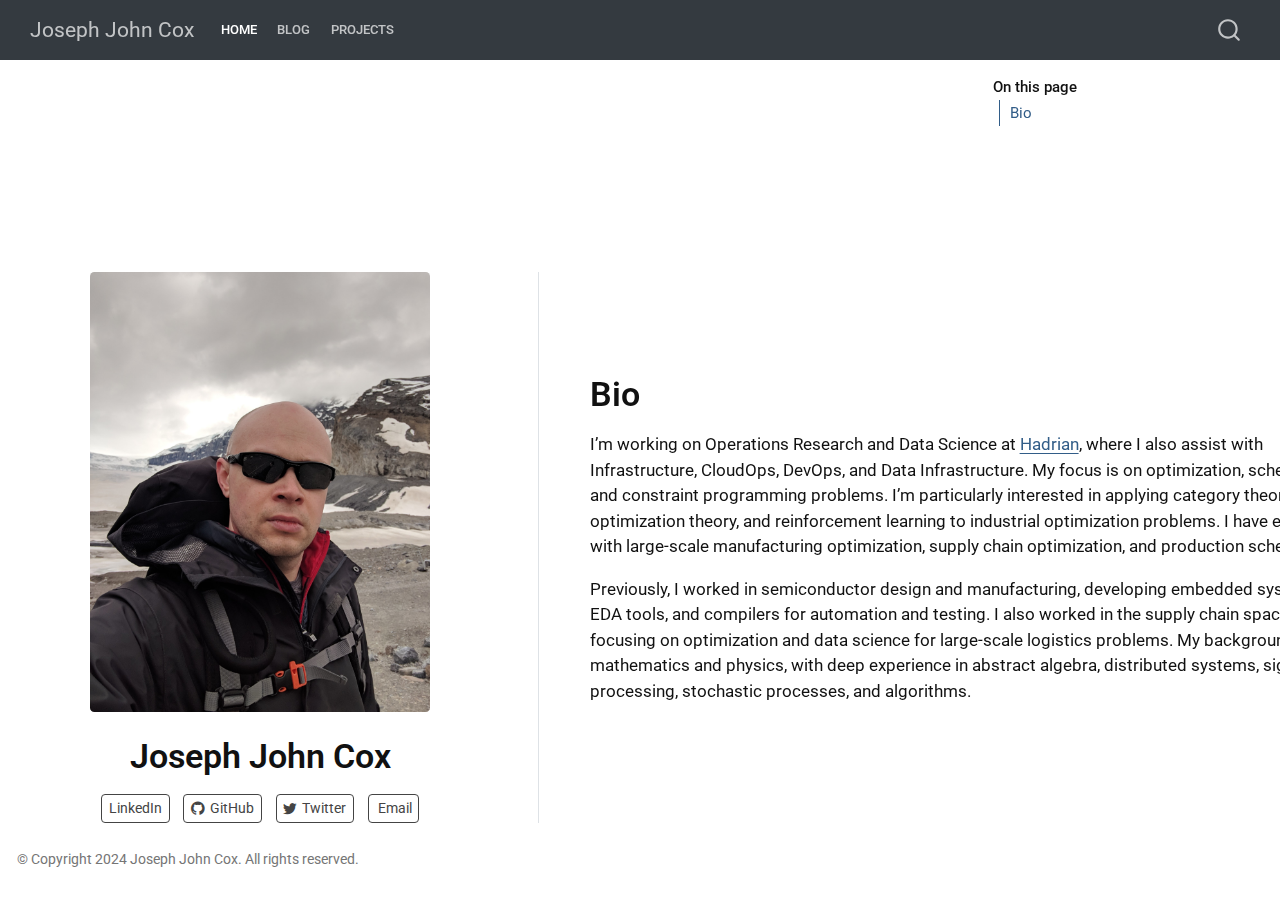
<file: index.html>
<!DOCTYPE html>
<html xmlns="http://www.w3.org/1999/xhtml" lang="en" xml:lang="en"><head>

<meta charset="utf-8">
<meta name="generator" content="quarto-1.5.57">

<meta name="viewport" content="width=device-width, initial-scale=1.0, user-scalable=yes">


<title>Joseph John Cox</title>
<style>
code{white-space: pre-wrap;}
span.smallcaps{font-variant: small-caps;}
div.columns{display: flex; gap: min(4vw, 1.5em);}
div.column{flex: auto; overflow-x: auto;}
div.hanging-indent{margin-left: 1.5em; text-indent: -1.5em;}
ul.task-list{list-style: none;}
ul.task-list li input[type="checkbox"] {
  width: 0.8em;
  margin: 0 0.8em 0.2em -1em; /* quarto-specific, see https://github.com/quarto-dev/quarto-cli/issues/4556 */ 
  vertical-align: middle;
}
</style>


<script src="site_libs/quarto-nav/quarto-nav.js"></script>
<script src="site_libs/quarto-nav/headroom.min.js"></script>
<script src="site_libs/clipboard/clipboard.min.js"></script>
<script src="site_libs/quarto-search/autocomplete.umd.js"></script>
<script src="site_libs/quarto-search/fuse.min.js"></script>
<script src="site_libs/quarto-search/quarto-search.js"></script>
<meta name="quarto:offset" content="./">
<script src="site_libs/quarto-html/quarto.js"></script>
<script src="site_libs/quarto-html/popper.min.js"></script>
<script src="site_libs/quarto-html/tippy.umd.min.js"></script>
<link href="site_libs/quarto-html/tippy.css" rel="stylesheet">
<link href="site_libs/quarto-html/quarto-syntax-highlighting.css" rel="stylesheet" id="quarto-text-highlighting-styles">
<script src="site_libs/bootstrap/bootstrap.min.js"></script>
<link href="site_libs/bootstrap/bootstrap-icons.css" rel="stylesheet">
<link href="site_libs/bootstrap/bootstrap.min.css" rel="stylesheet" id="quarto-bootstrap" data-mode="light">
<script id="quarto-search-options" type="application/json">{
  "location": "navbar",
  "copy-button": false,
  "collapse-after": 3,
  "panel-placement": "end",
  "type": "overlay",
  "limit": 50,
  "keyboard-shortcut": [
    "f",
    "/",
    "s"
  ],
  "show-item-context": false,
  "language": {
    "search-no-results-text": "No results",
    "search-matching-documents-text": "matching documents",
    "search-copy-link-title": "Copy link to search",
    "search-hide-matches-text": "Hide additional matches",
    "search-more-match-text": "more match in this document",
    "search-more-matches-text": "more matches in this document",
    "search-clear-button-title": "Clear",
    "search-text-placeholder": "",
    "search-detached-cancel-button-title": "Cancel",
    "search-submit-button-title": "Submit",
    "search-label": "Search"
  }
}</script>


<link rel="stylesheet" href="styles.css">
<meta property="og:title" content="Joseph John Cox">
<meta property="og:description" content="Operations Research and Manufacturing">
<meta property="og:image" content="https://codensity.io/avatar.jpg">
<meta property="og:site_name" content="Joseph John Cox">
<meta property="og:locale" content="en_US">
<meta name="twitter:title" content="Joseph John Cox">
<meta name="twitter:description" content="Operations Research and Manufacturing">
<meta name="twitter:image" content="https://codensity.io/avatar.jpg">
<meta name="twitter:creator" content="@josephjohncox">
<meta name="twitter:card" content="summary_large_image">
</head>

<body class="nav-fixed">

<div id="quarto-search-results"></div>
  <header id="quarto-header" class="headroom fixed-top">
    <nav class="navbar navbar-expand-lg " data-bs-theme="dark">
      <div class="navbar-container container-fluid">
      <div class="navbar-brand-container mx-auto">
    <a class="navbar-brand" href="./index.html">
    <span class="navbar-title">Joseph John Cox</span>
    </a>
  </div>
            <div id="quarto-search" class="" title="Search"></div>
          <button class="navbar-toggler" type="button" data-bs-toggle="collapse" data-bs-target="#navbarCollapse" aria-controls="navbarCollapse" role="menu" aria-expanded="false" aria-label="Toggle navigation" onclick="if (window.quartoToggleHeadroom) { window.quartoToggleHeadroom(); }">
  <span class="navbar-toggler-icon"></span>
</button>
          <div class="collapse navbar-collapse" id="navbarCollapse">
            <ul class="navbar-nav navbar-nav-scroll me-auto">
  <li class="nav-item">
    <a class="nav-link active" href="./index.html" aria-current="page"> 
<span class="menu-text">Home</span></a>
  </li>  
  <li class="nav-item">
    <a class="nav-link" href="./blog.html"> 
<span class="menu-text">Blog</span></a>
  </li>  
  <li class="nav-item">
    <a class="nav-link" href="./projects.html"> 
<span class="menu-text">Projects</span></a>
  </li>  
</ul>
          </div> <!-- /navcollapse -->
            <div class="quarto-navbar-tools">
</div>
      </div> <!-- /container-fluid -->
    </nav>
</header>
<!-- content -->
<div id="quarto-content" class="quarto-container page-columns page-rows-contents page-layout-article page-navbar">
<!-- sidebar -->
<!-- margin-sidebar -->
    <div id="quarto-margin-sidebar" class="sidebar margin-sidebar">
        <nav id="TOC" role="doc-toc" class="toc-active">
    <h2 id="toc-title">On this page</h2>
  <ul>
  <li><a href="#bio" id="toc-bio" class="nav-link active" data-scroll-target="#bio">Bio</a></li>
  </ul>
</nav>
    </div>
<!-- main -->
<div class="quarto-about-trestles page-columns page-full">
  <div class="about-entity">
    <img src="avatar.jpg" class="about-image
  rounded " style="width: 20em;">
<header id="title-block-header" class="quarto-title-block default">
<div class="quarto-title">
<h1 class="title">Joseph John Cox</h1>
</div>
<div class="quarto-title-meta">
  </div>
</header>
    <div class="about-links">
  <a href="https://linkedin.com/in/josephjohncox" class="about-link" rel="" target="">
     <span class="about-link-text">LinkedIn</span>
  </a>
  <a href="https://github.com/josephjohncox" class="about-link" rel="" target="">
    <i class="bi bi-github"></i>
     <span class="about-link-text">GitHub</span>
  </a>
  <a href="https://x.com/josephjohncox" class="about-link" rel="" target="">
    <i class="bi bi-twitter"></i>
     <span class="about-link-text">Twitter</span>
  </a>
  <a href="mailto:joseph@codensity.io" class="about-link" rel="" target="">
    <i class="bi bi-email"></i>
     <span class="about-link-text">Email</span>
  </a>
</div>
  </div>
  <div class="about-contents page-columns page-full"><main class="content page-columns page-full" id="quarto-document-content">

<section id="bio" class="level1 column-page">
<h1>Bio</h1>
<p>I’m working on Operations Research and Data Science at <a href="hadrian.co">Hadrian</a>, where I also assist with Infrastructure, CloudOps, DevOps, and Data Infrastructure. My focus is on optimization, scheduling, and constraint programming problems. I’m particularly interested in applying category theory, optimization theory, and reinforcement learning to industrial optimization problems. I have experience with large-scale manufacturing optimization, supply chain optimization, and production scheduling.</p>
<p>Previously, I worked in semiconductor design and manufacturing, developing embedded systems, EDA tools, and compilers for automation and testing. I also worked in the supply chain space, focusing on optimization and data science for large-scale logistics problems. My background is in mathematics and physics, with deep experience in abstract algebra, distributed systems, signal processing, stochastic processes, and algorithms.</p>
</section>
<p><link rel="me" href="https://x.com/josephjohncox"></p>


</main></div>
</div>
 <!-- /main -->
<script id="quarto-html-after-body" type="application/javascript">
window.document.addEventListener("DOMContentLoaded", function (event) {
  const toggleBodyColorMode = (bsSheetEl) => {
    const mode = bsSheetEl.getAttribute("data-mode");
    const bodyEl = window.document.querySelector("body");
    if (mode === "dark") {
      bodyEl.classList.add("quarto-dark");
      bodyEl.classList.remove("quarto-light");
    } else {
      bodyEl.classList.add("quarto-light");
      bodyEl.classList.remove("quarto-dark");
    }
  }
  const toggleBodyColorPrimary = () => {
    const bsSheetEl = window.document.querySelector("link#quarto-bootstrap");
    if (bsSheetEl) {
      toggleBodyColorMode(bsSheetEl);
    }
  }
  toggleBodyColorPrimary();  
  const isCodeAnnotation = (el) => {
    for (const clz of el.classList) {
      if (clz.startsWith('code-annotation-')) {                     
        return true;
      }
    }
    return false;
  }
  const onCopySuccess = function(e) {
    // button target
    const button = e.trigger;
    // don't keep focus
    button.blur();
    // flash "checked"
    button.classList.add('code-copy-button-checked');
    var currentTitle = button.getAttribute("title");
    button.setAttribute("title", "Copied!");
    let tooltip;
    if (window.bootstrap) {
      button.setAttribute("data-bs-toggle", "tooltip");
      button.setAttribute("data-bs-placement", "left");
      button.setAttribute("data-bs-title", "Copied!");
      tooltip = new bootstrap.Tooltip(button, 
        { trigger: "manual", 
          customClass: "code-copy-button-tooltip",
          offset: [0, -8]});
      tooltip.show();    
    }
    setTimeout(function() {
      if (tooltip) {
        tooltip.hide();
        button.removeAttribute("data-bs-title");
        button.removeAttribute("data-bs-toggle");
        button.removeAttribute("data-bs-placement");
      }
      button.setAttribute("title", currentTitle);
      button.classList.remove('code-copy-button-checked');
    }, 1000);
    // clear code selection
    e.clearSelection();
  }
  const getTextToCopy = function(trigger) {
      const codeEl = trigger.previousElementSibling.cloneNode(true);
      for (const childEl of codeEl.children) {
        if (isCodeAnnotation(childEl)) {
          childEl.remove();
        }
      }
      return codeEl.innerText;
  }
  const clipboard = new window.ClipboardJS('.code-copy-button:not([data-in-quarto-modal])', {
    text: getTextToCopy
  });
  clipboard.on('success', onCopySuccess);
  if (window.document.getElementById('quarto-embedded-source-code-modal')) {
    // For code content inside modals, clipBoardJS needs to be initialized with a container option
    // TODO: Check when it could be a function (https://github.com/zenorocha/clipboard.js/issues/860)
    const clipboardModal = new window.ClipboardJS('.code-copy-button[data-in-quarto-modal]', {
      text: getTextToCopy,
      container: window.document.getElementById('quarto-embedded-source-code-modal')
    });
    clipboardModal.on('success', onCopySuccess);
  }
    var localhostRegex = new RegExp(/^(?:http|https):\/\/localhost\:?[0-9]*\//);
    var mailtoRegex = new RegExp(/^mailto:/);
      var filterRegex = new RegExp("https:\/\/codensity\.io");
    var isInternal = (href) => {
        return filterRegex.test(href) || localhostRegex.test(href) || mailtoRegex.test(href);
    }
    // Inspect non-navigation links and adorn them if external
 	var links = window.document.querySelectorAll('a[href]:not(.nav-link):not(.navbar-brand):not(.toc-action):not(.sidebar-link):not(.sidebar-item-toggle):not(.pagination-link):not(.no-external):not([aria-hidden]):not(.dropdown-item):not(.quarto-navigation-tool):not(.about-link)');
    for (var i=0; i<links.length; i++) {
      const link = links[i];
      if (!isInternal(link.href)) {
        // undo the damage that might have been done by quarto-nav.js in the case of
        // links that we want to consider external
        if (link.dataset.originalHref !== undefined) {
          link.href = link.dataset.originalHref;
        }
      }
    }
  function tippyHover(el, contentFn, onTriggerFn, onUntriggerFn) {
    const config = {
      allowHTML: true,
      maxWidth: 500,
      delay: 100,
      arrow: false,
      appendTo: function(el) {
          return el.parentElement;
      },
      interactive: true,
      interactiveBorder: 10,
      theme: 'quarto',
      placement: 'bottom-start',
    };
    if (contentFn) {
      config.content = contentFn;
    }
    if (onTriggerFn) {
      config.onTrigger = onTriggerFn;
    }
    if (onUntriggerFn) {
      config.onUntrigger = onUntriggerFn;
    }
    window.tippy(el, config); 
  }
  const noterefs = window.document.querySelectorAll('a[role="doc-noteref"]');
  for (var i=0; i<noterefs.length; i++) {
    const ref = noterefs[i];
    tippyHover(ref, function() {
      // use id or data attribute instead here
      let href = ref.getAttribute('data-footnote-href') || ref.getAttribute('href');
      try { href = new URL(href).hash; } catch {}
      const id = href.replace(/^#\/?/, "");
      const note = window.document.getElementById(id);
      if (note) {
        return note.innerHTML;
      } else {
        return "";
      }
    });
  }
  const xrefs = window.document.querySelectorAll('a.quarto-xref');
  const processXRef = (id, note) => {
    // Strip column container classes
    const stripColumnClz = (el) => {
      el.classList.remove("page-full", "page-columns");
      if (el.children) {
        for (const child of el.children) {
          stripColumnClz(child);
        }
      }
    }
    stripColumnClz(note)
    if (id === null || id.startsWith('sec-')) {
      // Special case sections, only their first couple elements
      const container = document.createElement("div");
      if (note.children && note.children.length > 2) {
        container.appendChild(note.children[0].cloneNode(true));
        for (let i = 1; i < note.children.length; i++) {
          const child = note.children[i];
          if (child.tagName === "P" && child.innerText === "") {
            continue;
          } else {
            container.appendChild(child.cloneNode(true));
            break;
          }
        }
        if (window.Quarto?.typesetMath) {
          window.Quarto.typesetMath(container);
        }
        return container.innerHTML
      } else {
        if (window.Quarto?.typesetMath) {
          window.Quarto.typesetMath(note);
        }
        return note.innerHTML;
      }
    } else {
      // Remove any anchor links if they are present
      const anchorLink = note.querySelector('a.anchorjs-link');
      if (anchorLink) {
        anchorLink.remove();
      }
      if (window.Quarto?.typesetMath) {
        window.Quarto.typesetMath(note);
      }
      // TODO in 1.5, we should make sure this works without a callout special case
      if (note.classList.contains("callout")) {
        return note.outerHTML;
      } else {
        return note.innerHTML;
      }
    }
  }
  for (var i=0; i<xrefs.length; i++) {
    const xref = xrefs[i];
    tippyHover(xref, undefined, function(instance) {
      instance.disable();
      let url = xref.getAttribute('href');
      let hash = undefined; 
      if (url.startsWith('#')) {
        hash = url;
      } else {
        try { hash = new URL(url).hash; } catch {}
      }
      if (hash) {
        const id = hash.replace(/^#\/?/, "");
        const note = window.document.getElementById(id);
        if (note !== null) {
          try {
            const html = processXRef(id, note.cloneNode(true));
            instance.setContent(html);
          } finally {
            instance.enable();
            instance.show();
          }
        } else {
          // See if we can fetch this
          fetch(url.split('#')[0])
          .then(res => res.text())
          .then(html => {
            const parser = new DOMParser();
            const htmlDoc = parser.parseFromString(html, "text/html");
            const note = htmlDoc.getElementById(id);
            if (note !== null) {
              const html = processXRef(id, note);
              instance.setContent(html);
            } 
          }).finally(() => {
            instance.enable();
            instance.show();
          });
        }
      } else {
        // See if we can fetch a full url (with no hash to target)
        // This is a special case and we should probably do some content thinning / targeting
        fetch(url)
        .then(res => res.text())
        .then(html => {
          const parser = new DOMParser();
          const htmlDoc = parser.parseFromString(html, "text/html");
          const note = htmlDoc.querySelector('main.content');
          if (note !== null) {
            // This should only happen for chapter cross references
            // (since there is no id in the URL)
            // remove the first header
            if (note.children.length > 0 && note.children[0].tagName === "HEADER") {
              note.children[0].remove();
            }
            const html = processXRef(null, note);
            instance.setContent(html);
          } 
        }).finally(() => {
          instance.enable();
          instance.show();
        });
      }
    }, function(instance) {
    });
  }
      let selectedAnnoteEl;
      const selectorForAnnotation = ( cell, annotation) => {
        let cellAttr = 'data-code-cell="' + cell + '"';
        let lineAttr = 'data-code-annotation="' +  annotation + '"';
        const selector = 'span[' + cellAttr + '][' + lineAttr + ']';
        return selector;
      }
      const selectCodeLines = (annoteEl) => {
        const doc = window.document;
        const targetCell = annoteEl.getAttribute("data-target-cell");
        const targetAnnotation = annoteEl.getAttribute("data-target-annotation");
        const annoteSpan = window.document.querySelector(selectorForAnnotation(targetCell, targetAnnotation));
        const lines = annoteSpan.getAttribute("data-code-lines").split(",");
        const lineIds = lines.map((line) => {
          return targetCell + "-" + line;
        })
        let top = null;
        let height = null;
        let parent = null;
        if (lineIds.length > 0) {
            //compute the position of the single el (top and bottom and make a div)
            const el = window.document.getElementById(lineIds[0]);
            top = el.offsetTop;
            height = el.offsetHeight;
            parent = el.parentElement.parentElement;
          if (lineIds.length > 1) {
            const lastEl = window.document.getElementById(lineIds[lineIds.length - 1]);
            const bottom = lastEl.offsetTop + lastEl.offsetHeight;
            height = bottom - top;
          }
          if (top !== null && height !== null && parent !== null) {
            // cook up a div (if necessary) and position it 
            let div = window.document.getElementById("code-annotation-line-highlight");
            if (div === null) {
              div = window.document.createElement("div");
              div.setAttribute("id", "code-annotation-line-highlight");
              div.style.position = 'absolute';
              parent.appendChild(div);
            }
            div.style.top = top - 2 + "px";
            div.style.height = height + 4 + "px";
            div.style.left = 0;
            let gutterDiv = window.document.getElementById("code-annotation-line-highlight-gutter");
            if (gutterDiv === null) {
              gutterDiv = window.document.createElement("div");
              gutterDiv.setAttribute("id", "code-annotation-line-highlight-gutter");
              gutterDiv.style.position = 'absolute';
              const codeCell = window.document.getElementById(targetCell);
              const gutter = codeCell.querySelector('.code-annotation-gutter');
              gutter.appendChild(gutterDiv);
            }
            gutterDiv.style.top = top - 2 + "px";
            gutterDiv.style.height = height + 4 + "px";
          }
          selectedAnnoteEl = annoteEl;
        }
      };
      const unselectCodeLines = () => {
        const elementsIds = ["code-annotation-line-highlight", "code-annotation-line-highlight-gutter"];
        elementsIds.forEach((elId) => {
          const div = window.document.getElementById(elId);
          if (div) {
            div.remove();
          }
        });
        selectedAnnoteEl = undefined;
      };
        // Handle positioning of the toggle
    window.addEventListener(
      "resize",
      throttle(() => {
        elRect = undefined;
        if (selectedAnnoteEl) {
          selectCodeLines(selectedAnnoteEl);
        }
      }, 10)
    );
    function throttle(fn, ms) {
    let throttle = false;
    let timer;
      return (...args) => {
        if(!throttle) { // first call gets through
            fn.apply(this, args);
            throttle = true;
        } else { // all the others get throttled
            if(timer) clearTimeout(timer); // cancel #2
            timer = setTimeout(() => {
              fn.apply(this, args);
              timer = throttle = false;
            }, ms);
        }
      };
    }
      // Attach click handler to the DT
      const annoteDls = window.document.querySelectorAll('dt[data-target-cell]');
      for (const annoteDlNode of annoteDls) {
        annoteDlNode.addEventListener('click', (event) => {
          const clickedEl = event.target;
          if (clickedEl !== selectedAnnoteEl) {
            unselectCodeLines();
            const activeEl = window.document.querySelector('dt[data-target-cell].code-annotation-active');
            if (activeEl) {
              activeEl.classList.remove('code-annotation-active');
            }
            selectCodeLines(clickedEl);
            clickedEl.classList.add('code-annotation-active');
          } else {
            // Unselect the line
            unselectCodeLines();
            clickedEl.classList.remove('code-annotation-active');
          }
        });
      }
  const findCites = (el) => {
    const parentEl = el.parentElement;
    if (parentEl) {
      const cites = parentEl.dataset.cites;
      if (cites) {
        return {
          el,
          cites: cites.split(' ')
        };
      } else {
        return findCites(el.parentElement)
      }
    } else {
      return undefined;
    }
  };
  var bibliorefs = window.document.querySelectorAll('a[role="doc-biblioref"]');
  for (var i=0; i<bibliorefs.length; i++) {
    const ref = bibliorefs[i];
    const citeInfo = findCites(ref);
    if (citeInfo) {
      tippyHover(citeInfo.el, function() {
        var popup = window.document.createElement('div');
        citeInfo.cites.forEach(function(cite) {
          var citeDiv = window.document.createElement('div');
          citeDiv.classList.add('hanging-indent');
          citeDiv.classList.add('csl-entry');
          var biblioDiv = window.document.getElementById('ref-' + cite);
          if (biblioDiv) {
            citeDiv.innerHTML = biblioDiv.innerHTML;
          }
          popup.appendChild(citeDiv);
        });
        return popup.innerHTML;
      });
    }
  }
});
</script>
</div> <!-- /content -->
<footer class="footer">
  <div class="nav-footer">
    <div class="nav-footer-left">
<p>© Copyright 2024 Joseph John Cox. All rights reserved.</p>
</div>   
    <div class="nav-footer-center">
      &nbsp;
    </div>
    <div class="nav-footer-right">
      &nbsp;
    </div>
  </div>
</footer>




</body></html>
</file>
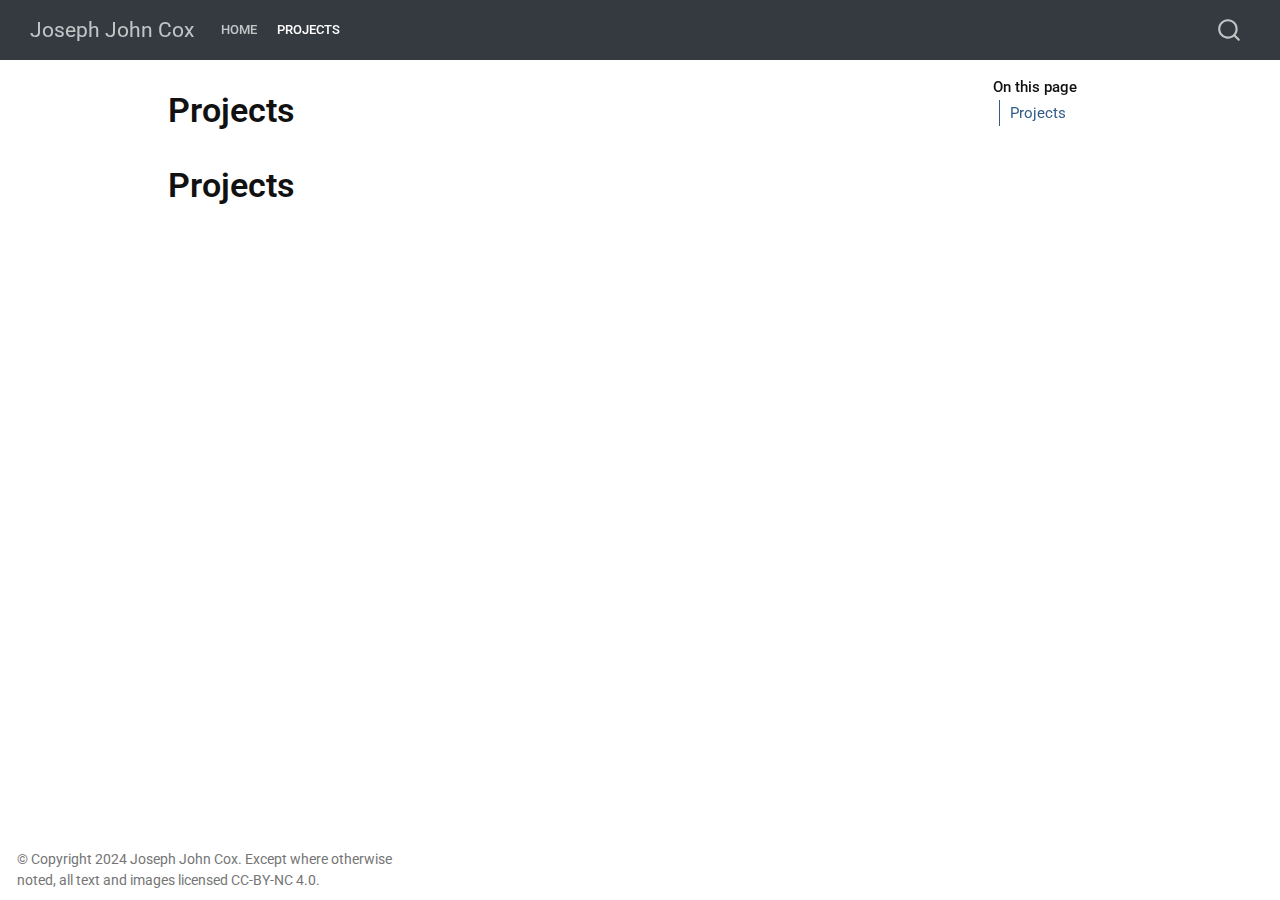
<file: projects.html>
<!DOCTYPE html>
<html xmlns="http://www.w3.org/1999/xhtml" lang="en" xml:lang="en"><head>

<meta charset="utf-8">
<meta name="generator" content="quarto-1.4.550">

<meta name="viewport" content="width=device-width, initial-scale=1.0, user-scalable=yes">


<title>Joseph John Cox - Projects</title>
<style>
code{white-space: pre-wrap;}
span.smallcaps{font-variant: small-caps;}
div.columns{display: flex; gap: min(4vw, 1.5em);}
div.column{flex: auto; overflow-x: auto;}
div.hanging-indent{margin-left: 1.5em; text-indent: -1.5em;}
ul.task-list{list-style: none;}
ul.task-list li input[type="checkbox"] {
  width: 0.8em;
  margin: 0 0.8em 0.2em -1em; /* quarto-specific, see https://github.com/quarto-dev/quarto-cli/issues/4556 */ 
  vertical-align: middle;
}
</style>


<script src="site_libs/quarto-nav/quarto-nav.js"></script>
<script src="site_libs/quarto-nav/headroom.min.js"></script>
<script src="site_libs/clipboard/clipboard.min.js"></script>
<script src="site_libs/quarto-search/autocomplete.umd.js"></script>
<script src="site_libs/quarto-search/fuse.min.js"></script>
<script src="site_libs/quarto-search/quarto-search.js"></script>
<meta name="quarto:offset" content="./">
<script src="site_libs/quarto-html/quarto.js"></script>
<script src="site_libs/quarto-html/popper.min.js"></script>
<script src="site_libs/quarto-html/tippy.umd.min.js"></script>
<script src="site_libs/quarto-html/anchor.min.js"></script>
<link href="site_libs/quarto-html/tippy.css" rel="stylesheet">
<link href="site_libs/quarto-html/quarto-syntax-highlighting.css" rel="stylesheet" id="quarto-text-highlighting-styles">
<script src="site_libs/bootstrap/bootstrap.min.js"></script>
<link href="site_libs/bootstrap/bootstrap-icons.css" rel="stylesheet">
<link href="site_libs/bootstrap/bootstrap.min.css" rel="stylesheet" id="quarto-bootstrap" data-mode="light">
<script id="quarto-search-options" type="application/json">{
  "location": "navbar",
  "copy-button": false,
  "collapse-after": 3,
  "panel-placement": "end",
  "type": "overlay",
  "limit": 50,
  "keyboard-shortcut": [
    "f",
    "/",
    "s"
  ],
  "show-item-context": false,
  "language": {
    "search-no-results-text": "No results",
    "search-matching-documents-text": "matching documents",
    "search-copy-link-title": "Copy link to search",
    "search-hide-matches-text": "Hide additional matches",
    "search-more-match-text": "more match in this document",
    "search-more-matches-text": "more matches in this document",
    "search-clear-button-title": "Clear",
    "search-text-placeholder": "",
    "search-detached-cancel-button-title": "Cancel",
    "search-submit-button-title": "Submit",
    "search-label": "Search"
  }
}</script>


<link rel="stylesheet" href="styles.css">
<meta property="og:title" content="Joseph John Cox - Projects">
<meta property="og:site_name" content="Joseph John Cox">
<meta property="og:locale" content="en_US">
<meta name="twitter:title" content="Joseph John Cox - Projects">
<meta name="twitter:creator" content="@josephjohncox">
<meta name="twitter:card" content="summary">
</head>

<body class="nav-fixed">

<div id="quarto-search-results"></div>
  <header id="quarto-header" class="headroom fixed-top">
    <nav class="navbar navbar-expand-lg " data-bs-theme="dark">
      <div class="navbar-container container-fluid">
      <div class="navbar-brand-container mx-auto">
    <a class="navbar-brand" href="./index.html">
    <span class="navbar-title">Joseph John Cox</span>
    </a>
  </div>
            <div id="quarto-search" class="" title="Search"></div>
          <button class="navbar-toggler" type="button" data-bs-toggle="collapse" data-bs-target="#navbarCollapse" aria-controls="navbarCollapse" aria-expanded="false" aria-label="Toggle navigation" onclick="if (window.quartoToggleHeadroom) { window.quartoToggleHeadroom(); }">
  <span class="navbar-toggler-icon"></span>
</button>
          <div class="collapse navbar-collapse" id="navbarCollapse">
            <ul class="navbar-nav navbar-nav-scroll me-auto">
  <li class="nav-item">
    <a class="nav-link" href="./index.html"> 
<span class="menu-text">Home</span></a>
  </li>  
  <li class="nav-item">
    <a class="nav-link active" href="./projects.html" aria-current="page"> 
<span class="menu-text">Projects</span></a>
  </li>  
</ul>
          </div> <!-- /navcollapse -->
          <div class="quarto-navbar-tools">
</div>
      </div> <!-- /container-fluid -->
    </nav>
</header>
<!-- content -->
<div id="quarto-content" class="quarto-container page-columns page-rows-contents page-layout-article page-navbar">
<!-- sidebar -->
<!-- margin-sidebar -->
    <div id="quarto-margin-sidebar" class="sidebar margin-sidebar">
        <nav id="TOC" role="doc-toc" class="toc-active">
    <h2 id="toc-title">On this page</h2>
   
  <ul>
  <li><a href="#projects" id="toc-projects" class="nav-link active" data-scroll-target="#projects">Projects</a></li>
  </ul>
</nav>
    </div>
<!-- main -->
<main class="content" id="quarto-document-content">

<header id="title-block-header" class="quarto-title-block default">
<div class="quarto-title">
<h1 class="title">Projects</h1>
</div>



<div class="quarto-title-meta">

    
  
    
  </div>
  


</header>


<section id="projects" class="level1">
<h1>Projects</h1>


</section>

</main> <!-- /main -->
<script id="quarto-html-after-body" type="application/javascript">
window.document.addEventListener("DOMContentLoaded", function (event) {
  const toggleBodyColorMode = (bsSheetEl) => {
    const mode = bsSheetEl.getAttribute("data-mode");
    const bodyEl = window.document.querySelector("body");
    if (mode === "dark") {
      bodyEl.classList.add("quarto-dark");
      bodyEl.classList.remove("quarto-light");
    } else {
      bodyEl.classList.add("quarto-light");
      bodyEl.classList.remove("quarto-dark");
    }
  }
  const toggleBodyColorPrimary = () => {
    const bsSheetEl = window.document.querySelector("link#quarto-bootstrap");
    if (bsSheetEl) {
      toggleBodyColorMode(bsSheetEl);
    }
  }
  toggleBodyColorPrimary();  
  const icon = "";
  const anchorJS = new window.AnchorJS();
  anchorJS.options = {
    placement: 'right',
    icon: icon
  };
  anchorJS.add('.anchored');
  const isCodeAnnotation = (el) => {
    for (const clz of el.classList) {
      if (clz.startsWith('code-annotation-')) {                     
        return true;
      }
    }
    return false;
  }
  const clipboard = new window.ClipboardJS('.code-copy-button', {
    text: function(trigger) {
      const codeEl = trigger.previousElementSibling.cloneNode(true);
      for (const childEl of codeEl.children) {
        if (isCodeAnnotation(childEl)) {
          childEl.remove();
        }
      }
      return codeEl.innerText;
    }
  });
  clipboard.on('success', function(e) {
    // button target
    const button = e.trigger;
    // don't keep focus
    button.blur();
    // flash "checked"
    button.classList.add('code-copy-button-checked');
    var currentTitle = button.getAttribute("title");
    button.setAttribute("title", "Copied!");
    let tooltip;
    if (window.bootstrap) {
      button.setAttribute("data-bs-toggle", "tooltip");
      button.setAttribute("data-bs-placement", "left");
      button.setAttribute("data-bs-title", "Copied!");
      tooltip = new bootstrap.Tooltip(button, 
        { trigger: "manual", 
          customClass: "code-copy-button-tooltip",
          offset: [0, -8]});
      tooltip.show();    
    }
    setTimeout(function() {
      if (tooltip) {
        tooltip.hide();
        button.removeAttribute("data-bs-title");
        button.removeAttribute("data-bs-toggle");
        button.removeAttribute("data-bs-placement");
      }
      button.setAttribute("title", currentTitle);
      button.classList.remove('code-copy-button-checked');
    }, 1000);
    // clear code selection
    e.clearSelection();
  });
  function tippyHover(el, contentFn, onTriggerFn, onUntriggerFn) {
    const config = {
      allowHTML: true,
      maxWidth: 500,
      delay: 100,
      arrow: false,
      appendTo: function(el) {
          return el.parentElement;
      },
      interactive: true,
      interactiveBorder: 10,
      theme: 'quarto',
      placement: 'bottom-start',
    };
    if (contentFn) {
      config.content = contentFn;
    }
    if (onTriggerFn) {
      config.onTrigger = onTriggerFn;
    }
    if (onUntriggerFn) {
      config.onUntrigger = onUntriggerFn;
    }
    window.tippy(el, config); 
  }
  const noterefs = window.document.querySelectorAll('a[role="doc-noteref"]');
  for (var i=0; i<noterefs.length; i++) {
    const ref = noterefs[i];
    tippyHover(ref, function() {
      // use id or data attribute instead here
      let href = ref.getAttribute('data-footnote-href') || ref.getAttribute('href');
      try { href = new URL(href).hash; } catch {}
      const id = href.replace(/^#\/?/, "");
      const note = window.document.getElementById(id);
      return note.innerHTML;
    });
  }
  const xrefs = window.document.querySelectorAll('a.quarto-xref');
  const processXRef = (id, note) => {
    // Strip column container classes
    const stripColumnClz = (el) => {
      el.classList.remove("page-full", "page-columns");
      if (el.children) {
        for (const child of el.children) {
          stripColumnClz(child);
        }
      }
    }
    stripColumnClz(note)
    if (id === null || id.startsWith('sec-')) {
      // Special case sections, only their first couple elements
      const container = document.createElement("div");
      if (note.children && note.children.length > 2) {
        container.appendChild(note.children[0].cloneNode(true));
        for (let i = 1; i < note.children.length; i++) {
          const child = note.children[i];
          if (child.tagName === "P" && child.innerText === "") {
            continue;
          } else {
            container.appendChild(child.cloneNode(true));
            break;
          }
        }
        if (window.Quarto?.typesetMath) {
          window.Quarto.typesetMath(container);
        }
        return container.innerHTML
      } else {
        if (window.Quarto?.typesetMath) {
          window.Quarto.typesetMath(note);
        }
        return note.innerHTML;
      }
    } else {
      // Remove any anchor links if they are present
      const anchorLink = note.querySelector('a.anchorjs-link');
      if (anchorLink) {
        anchorLink.remove();
      }
      if (window.Quarto?.typesetMath) {
        window.Quarto.typesetMath(note);
      }
      // TODO in 1.5, we should make sure this works without a callout special case
      if (note.classList.contains("callout")) {
        return note.outerHTML;
      } else {
        return note.innerHTML;
      }
    }
  }
  for (var i=0; i<xrefs.length; i++) {
    const xref = xrefs[i];
    tippyHover(xref, undefined, function(instance) {
      instance.disable();
      let url = xref.getAttribute('href');
      let hash = undefined; 
      if (url.startsWith('#')) {
        hash = url;
      } else {
        try { hash = new URL(url).hash; } catch {}
      }
      if (hash) {
        const id = hash.replace(/^#\/?/, "");
        const note = window.document.getElementById(id);
        if (note !== null) {
          try {
            const html = processXRef(id, note.cloneNode(true));
            instance.setContent(html);
          } finally {
            instance.enable();
            instance.show();
          }
        } else {
          // See if we can fetch this
          fetch(url.split('#')[0])
          .then(res => res.text())
          .then(html => {
            const parser = new DOMParser();
            const htmlDoc = parser.parseFromString(html, "text/html");
            const note = htmlDoc.getElementById(id);
            if (note !== null) {
              const html = processXRef(id, note);
              instance.setContent(html);
            } 
          }).finally(() => {
            instance.enable();
            instance.show();
          });
        }
      } else {
        // See if we can fetch a full url (with no hash to target)
        // This is a special case and we should probably do some content thinning / targeting
        fetch(url)
        .then(res => res.text())
        .then(html => {
          const parser = new DOMParser();
          const htmlDoc = parser.parseFromString(html, "text/html");
          const note = htmlDoc.querySelector('main.content');
          if (note !== null) {
            // This should only happen for chapter cross references
            // (since there is no id in the URL)
            // remove the first header
            if (note.children.length > 0 && note.children[0].tagName === "HEADER") {
              note.children[0].remove();
            }
            const html = processXRef(null, note);
            instance.setContent(html);
          } 
        }).finally(() => {
          instance.enable();
          instance.show();
        });
      }
    }, function(instance) {
    });
  }
      let selectedAnnoteEl;
      const selectorForAnnotation = ( cell, annotation) => {
        let cellAttr = 'data-code-cell="' + cell + '"';
        let lineAttr = 'data-code-annotation="' +  annotation + '"';
        const selector = 'span[' + cellAttr + '][' + lineAttr + ']';
        return selector;
      }
      const selectCodeLines = (annoteEl) => {
        const doc = window.document;
        const targetCell = annoteEl.getAttribute("data-target-cell");
        const targetAnnotation = annoteEl.getAttribute("data-target-annotation");
        const annoteSpan = window.document.querySelector(selectorForAnnotation(targetCell, targetAnnotation));
        const lines = annoteSpan.getAttribute("data-code-lines").split(",");
        const lineIds = lines.map((line) => {
          return targetCell + "-" + line;
        })
        let top = null;
        let height = null;
        let parent = null;
        if (lineIds.length > 0) {
            //compute the position of the single el (top and bottom and make a div)
            const el = window.document.getElementById(lineIds[0]);
            top = el.offsetTop;
            height = el.offsetHeight;
            parent = el.parentElement.parentElement;
          if (lineIds.length > 1) {
            const lastEl = window.document.getElementById(lineIds[lineIds.length - 1]);
            const bottom = lastEl.offsetTop + lastEl.offsetHeight;
            height = bottom - top;
          }
          if (top !== null && height !== null && parent !== null) {
            // cook up a div (if necessary) and position it 
            let div = window.document.getElementById("code-annotation-line-highlight");
            if (div === null) {
              div = window.document.createElement("div");
              div.setAttribute("id", "code-annotation-line-highlight");
              div.style.position = 'absolute';
              parent.appendChild(div);
            }
            div.style.top = top - 2 + "px";
            div.style.height = height + 4 + "px";
            div.style.left = 0;
            let gutterDiv = window.document.getElementById("code-annotation-line-highlight-gutter");
            if (gutterDiv === null) {
              gutterDiv = window.document.createElement("div");
              gutterDiv.setAttribute("id", "code-annotation-line-highlight-gutter");
              gutterDiv.style.position = 'absolute';
              const codeCell = window.document.getElementById(targetCell);
              const gutter = codeCell.querySelector('.code-annotation-gutter');
              gutter.appendChild(gutterDiv);
            }
            gutterDiv.style.top = top - 2 + "px";
            gutterDiv.style.height = height + 4 + "px";
          }
          selectedAnnoteEl = annoteEl;
        }
      };
      const unselectCodeLines = () => {
        const elementsIds = ["code-annotation-line-highlight", "code-annotation-line-highlight-gutter"];
        elementsIds.forEach((elId) => {
          const div = window.document.getElementById(elId);
          if (div) {
            div.remove();
          }
        });
        selectedAnnoteEl = undefined;
      };
        // Handle positioning of the toggle
    window.addEventListener(
      "resize",
      throttle(() => {
        elRect = undefined;
        if (selectedAnnoteEl) {
          selectCodeLines(selectedAnnoteEl);
        }
      }, 10)
    );
    function throttle(fn, ms) {
    let throttle = false;
    let timer;
      return (...args) => {
        if(!throttle) { // first call gets through
            fn.apply(this, args);
            throttle = true;
        } else { // all the others get throttled
            if(timer) clearTimeout(timer); // cancel #2
            timer = setTimeout(() => {
              fn.apply(this, args);
              timer = throttle = false;
            }, ms);
        }
      };
    }
      // Attach click handler to the DT
      const annoteDls = window.document.querySelectorAll('dt[data-target-cell]');
      for (const annoteDlNode of annoteDls) {
        annoteDlNode.addEventListener('click', (event) => {
          const clickedEl = event.target;
          if (clickedEl !== selectedAnnoteEl) {
            unselectCodeLines();
            const activeEl = window.document.querySelector('dt[data-target-cell].code-annotation-active');
            if (activeEl) {
              activeEl.classList.remove('code-annotation-active');
            }
            selectCodeLines(clickedEl);
            clickedEl.classList.add('code-annotation-active');
          } else {
            // Unselect the line
            unselectCodeLines();
            clickedEl.classList.remove('code-annotation-active');
          }
        });
      }
  const findCites = (el) => {
    const parentEl = el.parentElement;
    if (parentEl) {
      const cites = parentEl.dataset.cites;
      if (cites) {
        return {
          el,
          cites: cites.split(' ')
        };
      } else {
        return findCites(el.parentElement)
      }
    } else {
      return undefined;
    }
  };
  var bibliorefs = window.document.querySelectorAll('a[role="doc-biblioref"]');
  for (var i=0; i<bibliorefs.length; i++) {
    const ref = bibliorefs[i];
    const citeInfo = findCites(ref);
    if (citeInfo) {
      tippyHover(citeInfo.el, function() {
        var popup = window.document.createElement('div');
        citeInfo.cites.forEach(function(cite) {
          var citeDiv = window.document.createElement('div');
          citeDiv.classList.add('hanging-indent');
          citeDiv.classList.add('csl-entry');
          var biblioDiv = window.document.getElementById('ref-' + cite);
          if (biblioDiv) {
            citeDiv.innerHTML = biblioDiv.innerHTML;
          }
          popup.appendChild(citeDiv);
        });
        return popup.innerHTML;
      });
    }
  }
});
</script>
</div> <!-- /content -->
<footer class="footer">
  <div class="nav-footer">
    <div class="nav-footer-left">
<p>© Copyright 2024 Joseph John Cox. Except where otherwise noted, all text and images licensed CC-BY-NC 4.0.</p>
</div>   
    <div class="nav-footer-center">
      &nbsp;
    </div>
    <div class="nav-footer-right">
      &nbsp;
    </div>
  </div>
</footer>




</body></html>
</file>
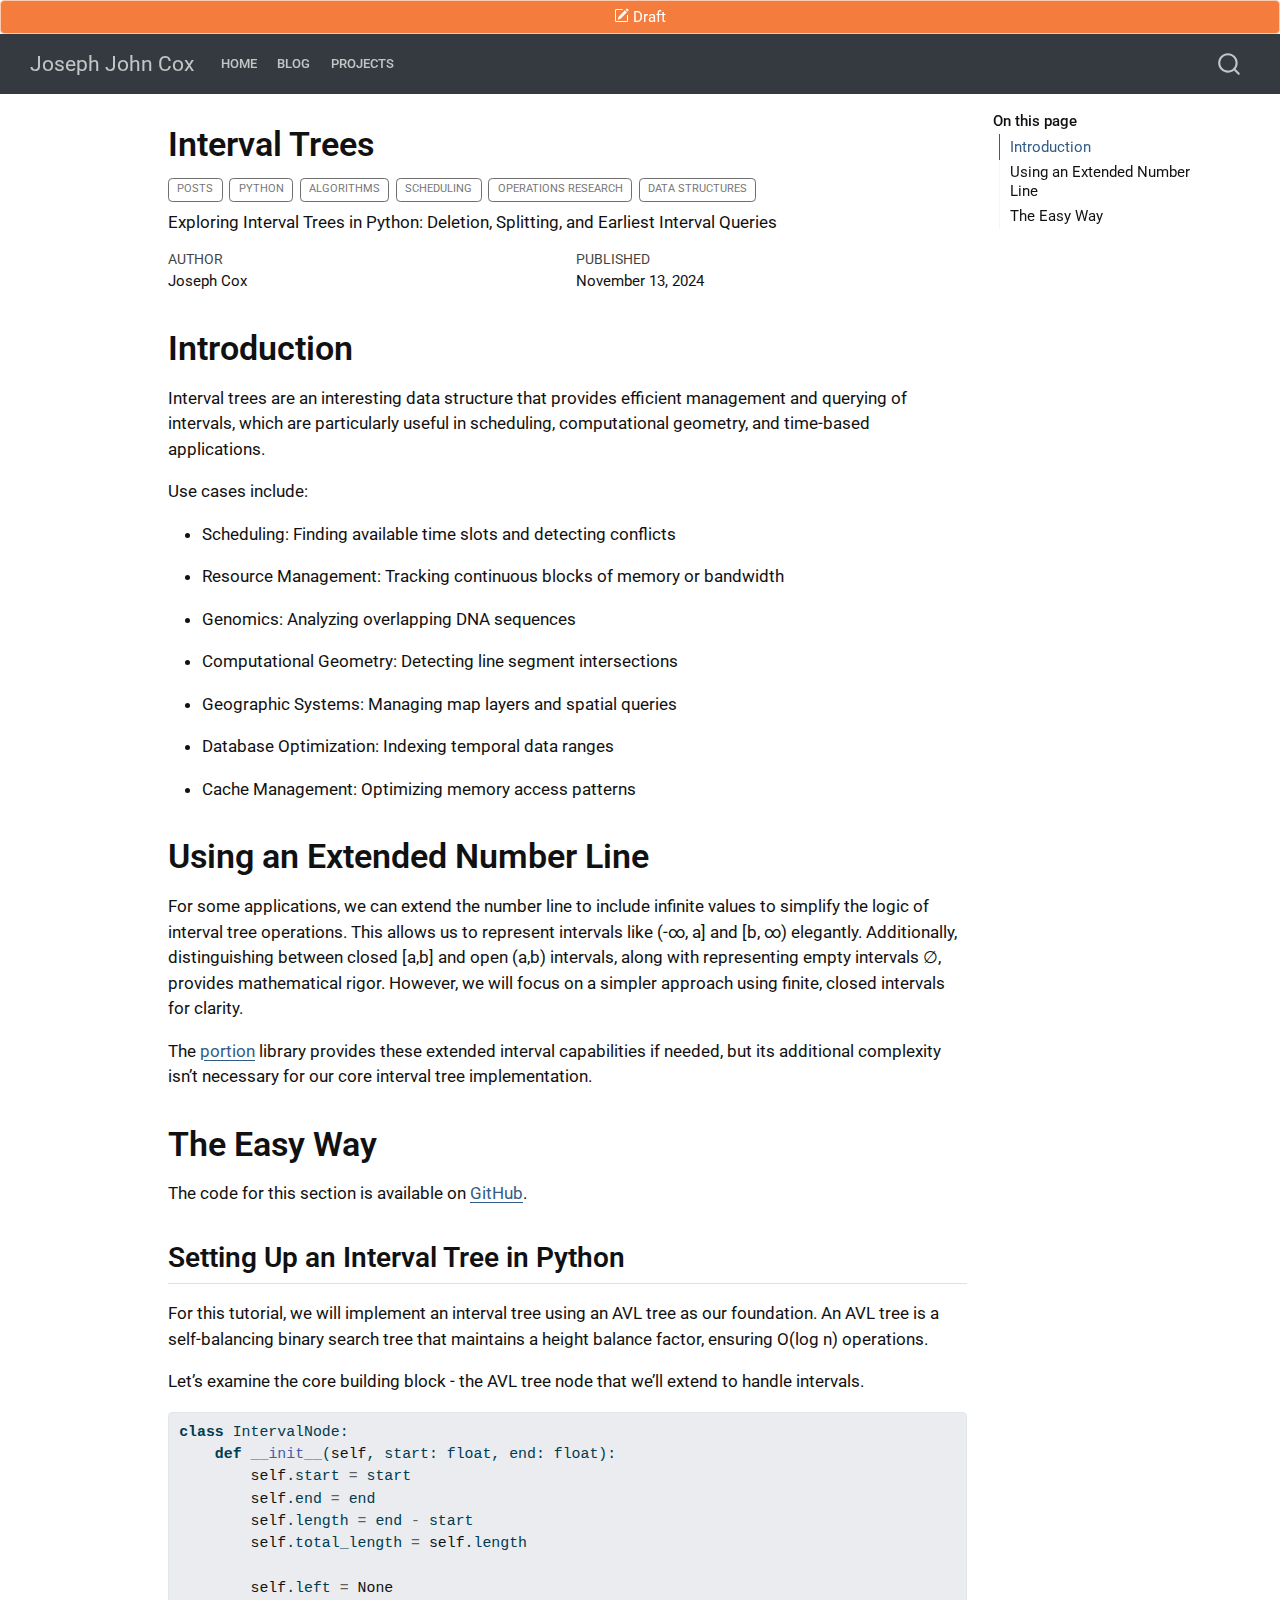
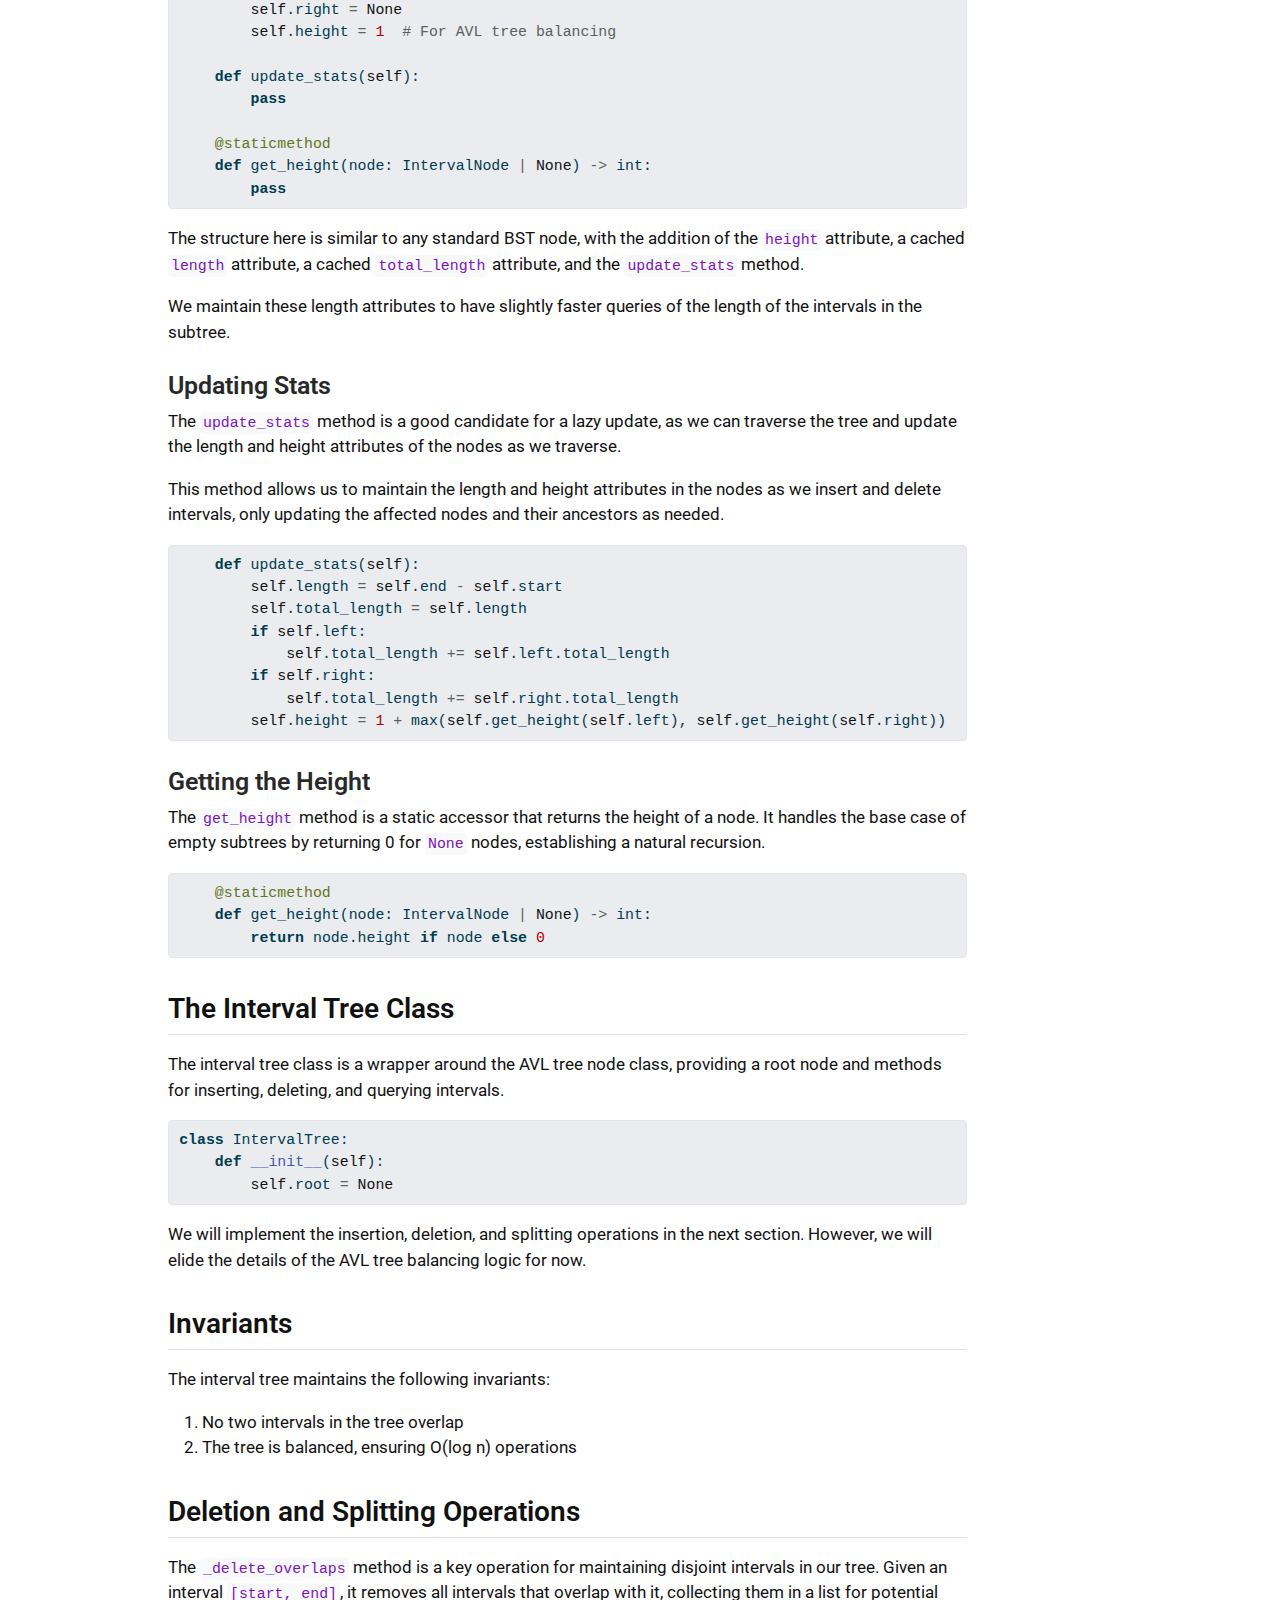
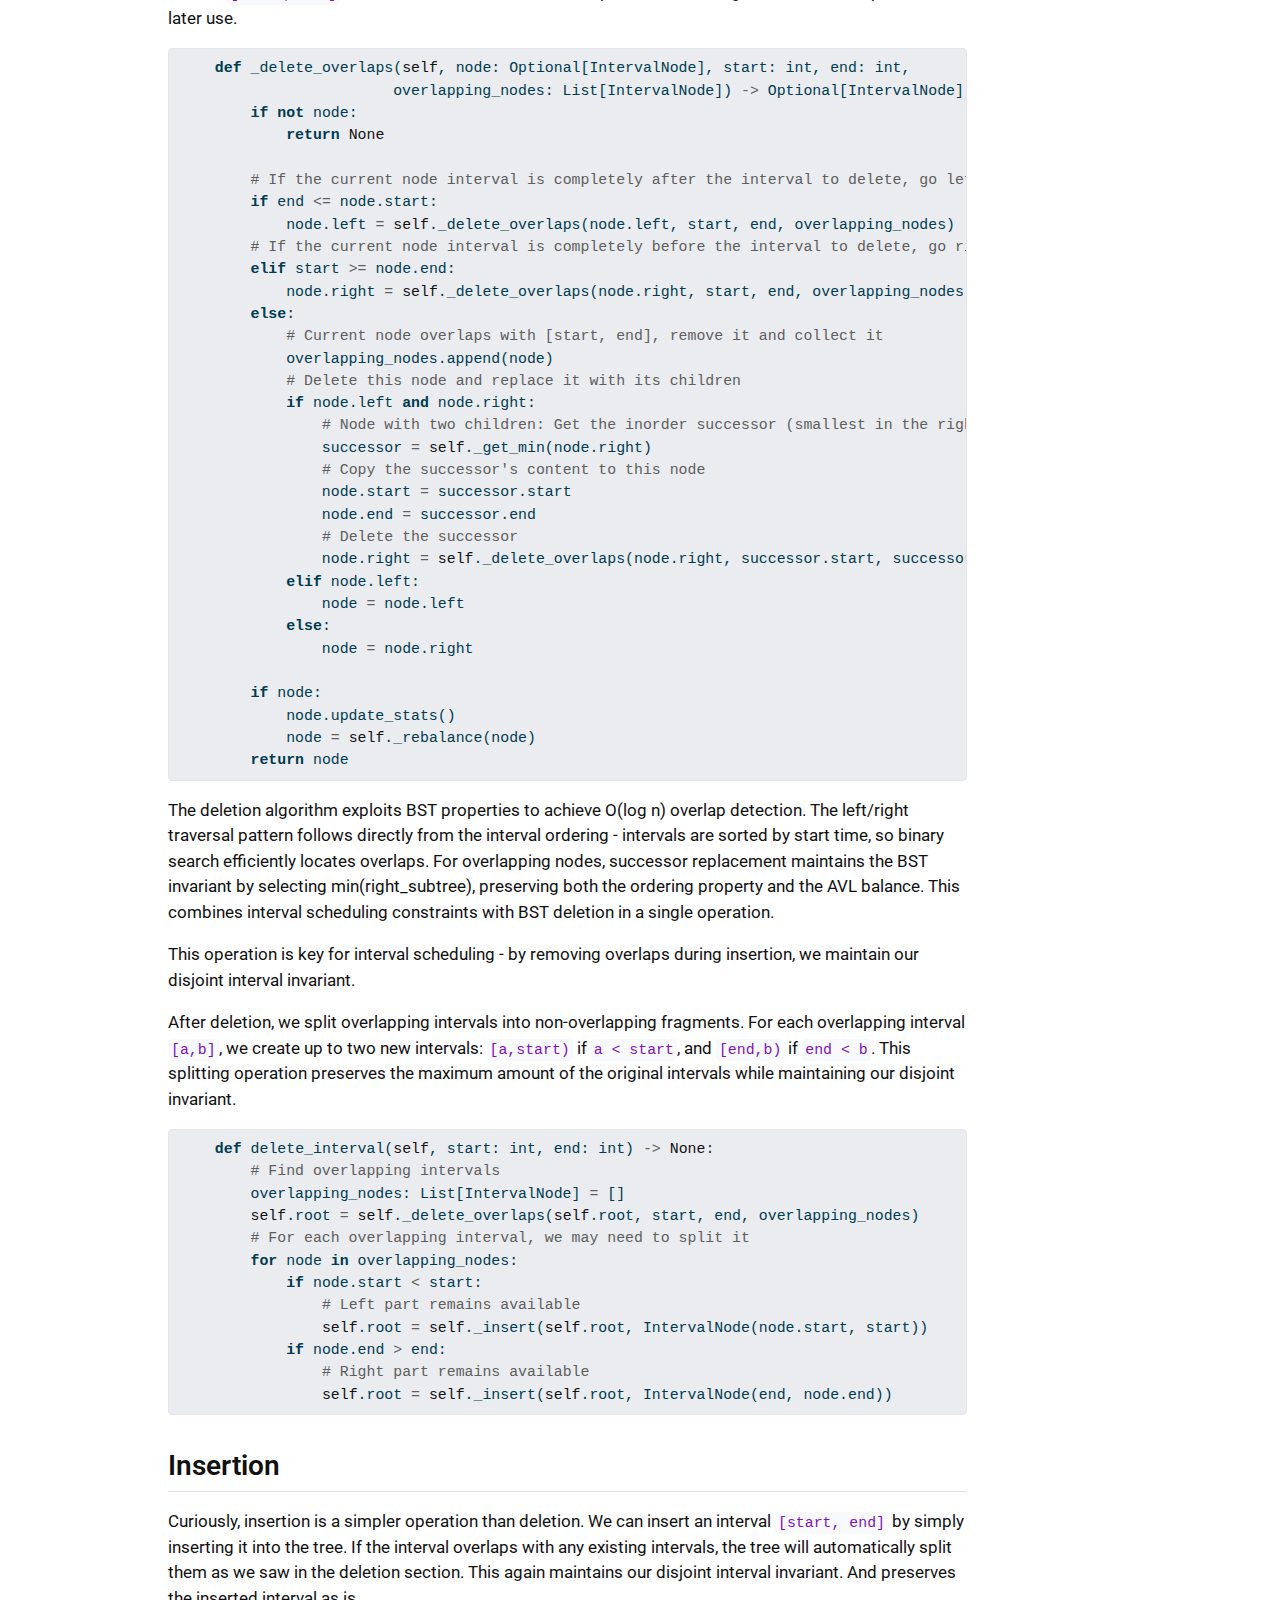
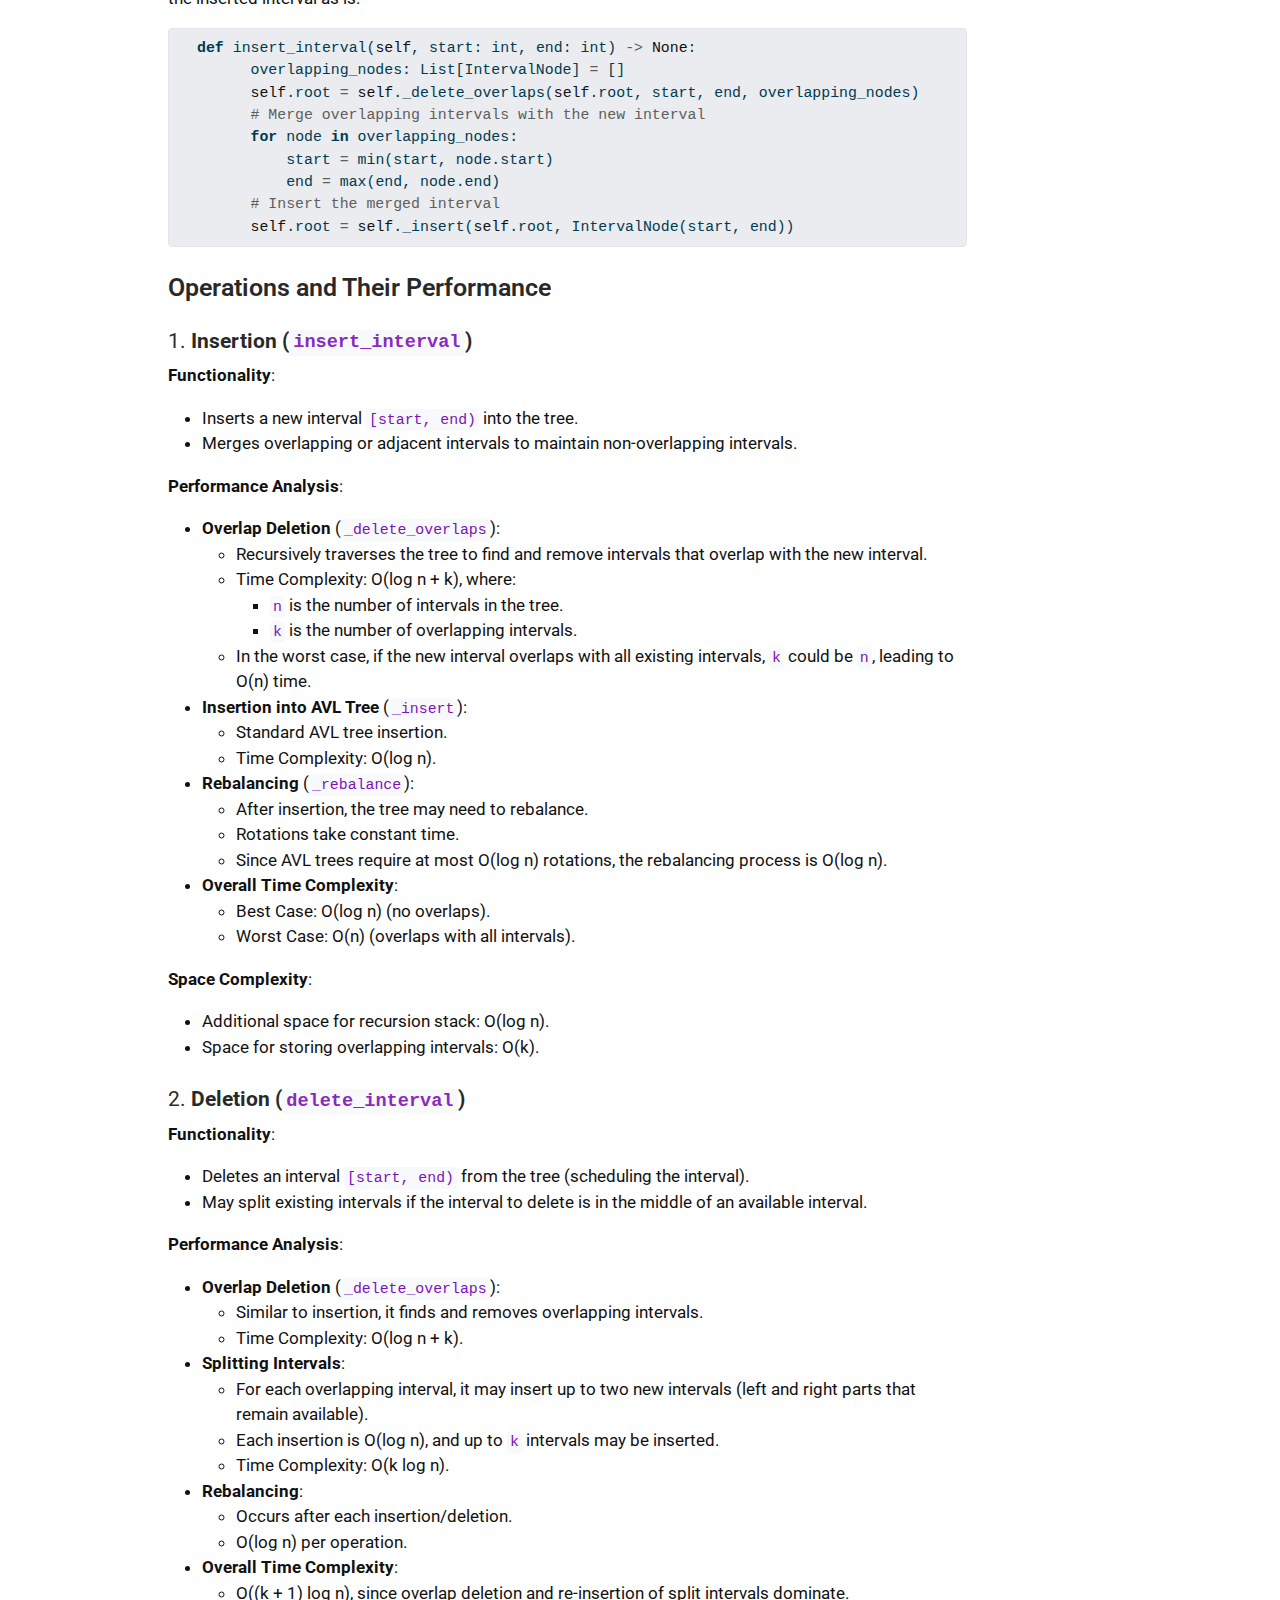
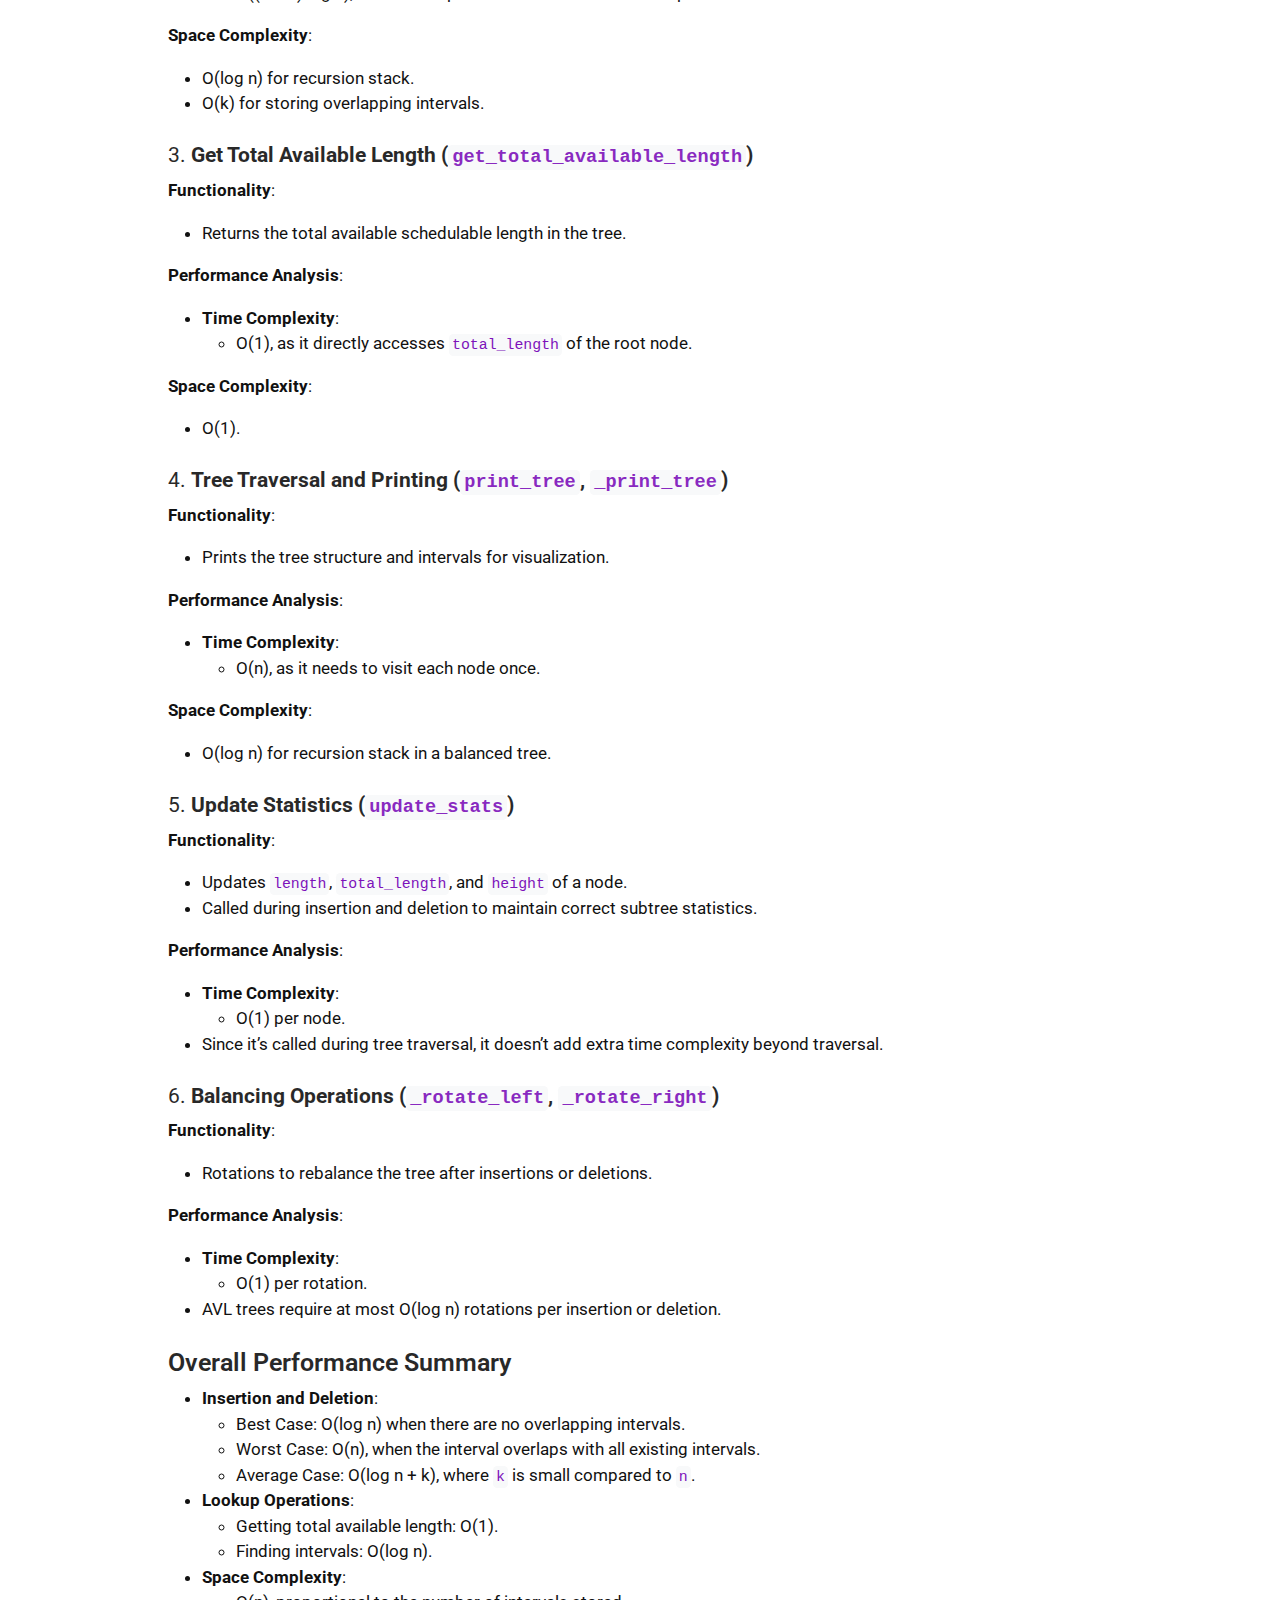
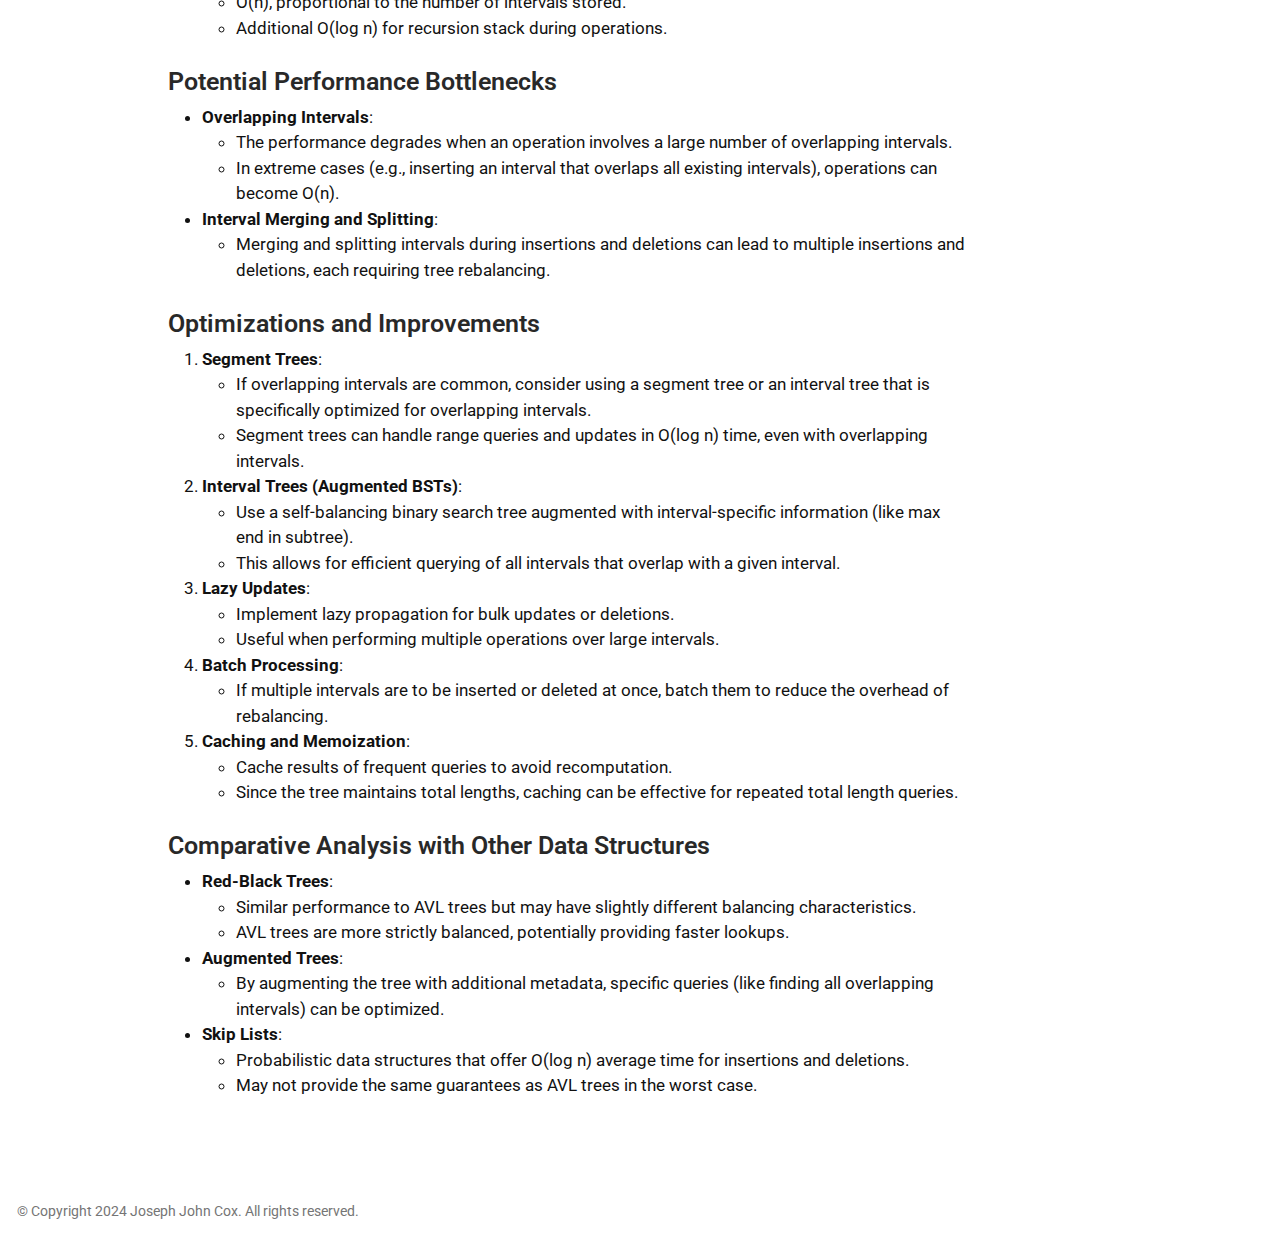
<file: posts/intervaltrees-python-intro.html>
<!DOCTYPE html>
<html xmlns="http://www.w3.org/1999/xhtml" lang="en" xml:lang="en"><head>

<meta charset="utf-8">
<meta name="generator" content="quarto-1.5.57">

<meta name="viewport" content="width=device-width, initial-scale=1.0, user-scalable=yes">

<meta name="author" content="Joseph Cox">
<meta name="dcterms.date" content="2024-11-13">
<meta name="description" content="Exploring Interval Trees in Python: Deletion, Splitting, and Earliest Interval Queries">

<title>Interval Trees – Joseph John Cox</title>
<style>
code{white-space: pre-wrap;}
span.smallcaps{font-variant: small-caps;}
div.columns{display: flex; gap: min(4vw, 1.5em);}
div.column{flex: auto; overflow-x: auto;}
div.hanging-indent{margin-left: 1.5em; text-indent: -1.5em;}
ul.task-list{list-style: none;}
ul.task-list li input[type="checkbox"] {
  width: 0.8em;
  margin: 0 0.8em 0.2em -1em; /* quarto-specific, see https://github.com/quarto-dev/quarto-cli/issues/4556 */ 
  vertical-align: middle;
}
/* CSS for syntax highlighting */
pre > code.sourceCode { white-space: pre; position: relative; }
pre > code.sourceCode > span { line-height: 1.25; }
pre > code.sourceCode > span:empty { height: 1.2em; }
.sourceCode { overflow: visible; }
code.sourceCode > span { color: inherit; text-decoration: inherit; }
div.sourceCode { margin: 1em 0; }
pre.sourceCode { margin: 0; }
@media screen {
div.sourceCode { overflow: auto; }
}
@media print {
pre > code.sourceCode { white-space: pre-wrap; }
pre > code.sourceCode > span { display: inline-block; text-indent: -5em; padding-left: 5em; }
}
pre.numberSource code
  { counter-reset: source-line 0; }
pre.numberSource code > span
  { position: relative; left: -4em; counter-increment: source-line; }
pre.numberSource code > span > a:first-child::before
  { content: counter(source-line);
    position: relative; left: -1em; text-align: right; vertical-align: baseline;
    border: none; display: inline-block;
    -webkit-touch-callout: none; -webkit-user-select: none;
    -khtml-user-select: none; -moz-user-select: none;
    -ms-user-select: none; user-select: none;
    padding: 0 4px; width: 4em;
  }
pre.numberSource { margin-left: 3em;  padding-left: 4px; }
div.sourceCode
  {   }
@media screen {
pre > code.sourceCode > span > a:first-child::before { text-decoration: underline; }
}
</style>


<script src="../site_libs/quarto-nav/quarto-nav.js"></script>
<script src="../site_libs/quarto-nav/headroom.min.js"></script>
<script src="../site_libs/clipboard/clipboard.min.js"></script>
<script src="../site_libs/quarto-search/autocomplete.umd.js"></script>
<script src="../site_libs/quarto-search/fuse.min.js"></script>
<script src="../site_libs/quarto-search/quarto-search.js"></script>
<meta name="quarto:offset" content="../">
<script src="../site_libs/quarto-html/quarto.js"></script>
<script src="../site_libs/quarto-html/popper.min.js"></script>
<script src="../site_libs/quarto-html/tippy.umd.min.js"></script>
<script src="../site_libs/quarto-html/anchor.min.js"></script>
<link href="../site_libs/quarto-html/tippy.css" rel="stylesheet">
<link href="../site_libs/quarto-html/quarto-syntax-highlighting.css" rel="stylesheet" id="quarto-text-highlighting-styles">
<script src="../site_libs/bootstrap/bootstrap.min.js"></script>
<link href="../site_libs/bootstrap/bootstrap-icons.css" rel="stylesheet">
<link href="../site_libs/bootstrap/bootstrap.min.css" rel="stylesheet" id="quarto-bootstrap" data-mode="light">
<script id="quarto-search-options" type="application/json">{
  "location": "navbar",
  "copy-button": false,
  "collapse-after": 3,
  "panel-placement": "end",
  "type": "overlay",
  "limit": 50,
  "keyboard-shortcut": [
    "f",
    "/",
    "s"
  ],
  "show-item-context": false,
  "language": {
    "search-no-results-text": "No results",
    "search-matching-documents-text": "matching documents",
    "search-copy-link-title": "Copy link to search",
    "search-hide-matches-text": "Hide additional matches",
    "search-more-match-text": "more match in this document",
    "search-more-matches-text": "more matches in this document",
    "search-clear-button-title": "Clear",
    "search-text-placeholder": "",
    "search-detached-cancel-button-title": "Cancel",
    "search-submit-button-title": "Submit",
    "search-label": "Search"
  }
}</script>
<meta name="quarto:status" content="draft">


<link rel="stylesheet" href="../styles.css">
<meta property="og:title" content="Interval Trees – Joseph John Cox">
<meta property="og:description" content="Exploring Interval Trees in Python: Deletion, Splitting, and Earliest Interval Queries">
<meta property="og:site_name" content="Joseph John Cox">
<meta property="og:locale" content="en_US">
<meta name="twitter:title" content="Interval Trees – Joseph John Cox">
<meta name="twitter:description" content="Exploring Interval Trees in Python: Deletion, Splitting, and Earliest Interval Queries">
<meta name="twitter:creator" content="@josephjohncox">
<meta name="twitter:card" content="summary">
</head>

<body class="nav-fixed">

<div id="quarto-search-results"></div>
  <header id="quarto-header" class="headroom fixed-top"><div id="quarto-draft-alert" class="alert alert-warning"><i class="bi bi-pencil-square"></i>Draft</div>
    <nav class="navbar navbar-expand-lg " data-bs-theme="dark">
      <div class="navbar-container container-fluid">
      <div class="navbar-brand-container mx-auto">
    <a class="navbar-brand" href="../index.html">
    <span class="navbar-title">Joseph John Cox</span>
    </a>
  </div>
            <div id="quarto-search" class="" title="Search"></div>
          <button class="navbar-toggler" type="button" data-bs-toggle="collapse" data-bs-target="#navbarCollapse" aria-controls="navbarCollapse" role="menu" aria-expanded="false" aria-label="Toggle navigation" onclick="if (window.quartoToggleHeadroom) { window.quartoToggleHeadroom(); }">
  <span class="navbar-toggler-icon"></span>
</button>
          <div class="collapse navbar-collapse" id="navbarCollapse">
            <ul class="navbar-nav navbar-nav-scroll me-auto">
  <li class="nav-item">
    <a class="nav-link" href="../index.html"> 
<span class="menu-text">Home</span></a>
  </li>  
  <li class="nav-item">
    <a class="nav-link" href="../blog.html"> 
<span class="menu-text">Blog</span></a>
  </li>  
  <li class="nav-item">
    <a class="nav-link" href="../projects.html"> 
<span class="menu-text">Projects</span></a>
  </li>  
</ul>
          </div> <!-- /navcollapse -->
            <div class="quarto-navbar-tools">
</div>
      </div> <!-- /container-fluid -->
    </nav>
</header>
<!-- content -->
<div id="quarto-content" class="quarto-container page-columns page-rows-contents page-layout-article page-navbar">
<!-- sidebar -->
<!-- margin-sidebar -->
    <div id="quarto-margin-sidebar" class="sidebar margin-sidebar">
        <nav id="TOC" role="doc-toc" class="toc-active">
    <h2 id="toc-title">On this page</h2>
   
  <ul>
  <li><a href="#introduction" id="toc-introduction" class="nav-link active" data-scroll-target="#introduction">Introduction</a></li>
  <li><a href="#using-an-extended-number-line" id="toc-using-an-extended-number-line" class="nav-link" data-scroll-target="#using-an-extended-number-line">Using an Extended Number Line</a></li>
  <li><a href="#the-easy-way" id="toc-the-easy-way" class="nav-link" data-scroll-target="#the-easy-way">The Easy Way</a>
  <ul class="collapse">
  <li><a href="#setting-up-an-interval-tree-in-python" id="toc-setting-up-an-interval-tree-in-python" class="nav-link" data-scroll-target="#setting-up-an-interval-tree-in-python">Setting Up an Interval Tree in Python</a>
  <ul class="collapse">
  <li><a href="#updating-stats" id="toc-updating-stats" class="nav-link" data-scroll-target="#updating-stats">Updating Stats</a></li>
  <li><a href="#getting-the-height" id="toc-getting-the-height" class="nav-link" data-scroll-target="#getting-the-height">Getting the Height</a></li>
  </ul></li>
  <li><a href="#the-interval-tree-class" id="toc-the-interval-tree-class" class="nav-link" data-scroll-target="#the-interval-tree-class">The Interval Tree Class</a></li>
  <li><a href="#invariants" id="toc-invariants" class="nav-link" data-scroll-target="#invariants">Invariants</a></li>
  <li><a href="#deletion-and-splitting-operations" id="toc-deletion-and-splitting-operations" class="nav-link" data-scroll-target="#deletion-and-splitting-operations">Deletion and Splitting Operations</a></li>
  <li><a href="#insertion" id="toc-insertion" class="nav-link" data-scroll-target="#insertion">Insertion</a>
  <ul class="collapse">
  <li><a href="#operations-and-their-performance" id="toc-operations-and-their-performance" class="nav-link" data-scroll-target="#operations-and-their-performance">Operations and Their Performance</a></li>
  <li><a href="#overall-performance-summary" id="toc-overall-performance-summary" class="nav-link" data-scroll-target="#overall-performance-summary">Overall Performance Summary</a></li>
  <li><a href="#potential-performance-bottlenecks" id="toc-potential-performance-bottlenecks" class="nav-link" data-scroll-target="#potential-performance-bottlenecks">Potential Performance Bottlenecks</a></li>
  <li><a href="#optimizations-and-improvements" id="toc-optimizations-and-improvements" class="nav-link" data-scroll-target="#optimizations-and-improvements">Optimizations and Improvements</a></li>
  <li><a href="#comparative-analysis-with-other-data-structures" id="toc-comparative-analysis-with-other-data-structures" class="nav-link" data-scroll-target="#comparative-analysis-with-other-data-structures">Comparative Analysis with Other Data Structures</a></li>
  </ul></li>
  </ul></li>
  </ul>
</nav>
    </div>
<!-- main -->
<main class="content" id="quarto-document-content">

<header id="title-block-header" class="quarto-title-block default">
<div class="quarto-title">
<h1 class="title">Interval Trees</h1>
  <div class="quarto-categories">
    <div class="quarto-category">posts</div>
    <div class="quarto-category">python</div>
    <div class="quarto-category">algorithms</div>
    <div class="quarto-category">scheduling</div>
    <div class="quarto-category">operations research</div>
    <div class="quarto-category">data structures</div>
  </div>
  </div>

<div>
  <div class="description">
    Exploring Interval Trees in Python: Deletion, Splitting, and Earliest Interval Queries
  </div>
</div>


<div class="quarto-title-meta">

    <div>
    <div class="quarto-title-meta-heading">Author</div>
    <div class="quarto-title-meta-contents">
             <p>Joseph Cox </p>
          </div>
  </div>
    
    <div>
    <div class="quarto-title-meta-heading">Published</div>
    <div class="quarto-title-meta-contents">
      <p class="date">November 13, 2024</p>
    </div>
  </div>
  
    
  </div>
  


</header>


<section id="introduction" class="level1">
<h1>Introduction</h1>
<p>Interval trees are an interesting data structure that provides efficient management and querying of intervals, which are particularly useful in scheduling, computational geometry, and time-based applications.</p>
<p>Use cases include:</p>
<ul>
<li><p>Scheduling: Finding available time slots and detecting conflicts</p></li>
<li><p>Resource Management: Tracking continuous blocks of memory or bandwidth</p></li>
<li><p>Genomics: Analyzing overlapping DNA sequences</p></li>
<li><p>Computational Geometry: Detecting line segment intersections</p></li>
<li><p>Geographic Systems: Managing map layers and spatial queries</p></li>
<li><p>Database Optimization: Indexing temporal data ranges</p></li>
<li><p>Cache Management: Optimizing memory access patterns</p></li>
</ul>
</section>
<section id="using-an-extended-number-line" class="level1">
<h1>Using an Extended Number Line</h1>
<p>For some applications, we can extend the number line to include infinite values to simplify the logic of interval tree operations. This allows us to represent intervals like (-∞, a] and [b, ∞) elegantly. Additionally, distinguishing between closed [a,b] and open (a,b) intervals, along with representing empty intervals ∅, provides mathematical rigor. However, we will focus on a simpler approach using finite, closed intervals for clarity.</p>
<p>The <a href="https://pypi.org/project/portion/">portion</a> library provides these extended interval capabilities if needed, but its additional complexity isn’t necessary for our core interval tree implementation.</p>
</section>
<section id="the-easy-way" class="level1">
<h1>The Easy Way</h1>
<p>The code for this section is available on <a href="https://github.com/josephjohncox/Tree-Mendous/tree/main/basic/avl.py">GitHub</a>.</p>
<section id="setting-up-an-interval-tree-in-python" class="level2">
<h2 class="anchored" data-anchor-id="setting-up-an-interval-tree-in-python">Setting Up an Interval Tree in Python</h2>
<p>For this tutorial, we will implement an interval tree using an AVL tree as our foundation. An AVL tree is a self-balancing binary search tree that maintains a height balance factor, ensuring O(log n) operations.</p>
<p>Let’s examine the core building block - the AVL tree node that we’ll extend to handle intervals.</p>
<div class="sourceCode" id="cb1"><pre class="sourceCode python code-with-copy"><code class="sourceCode python"><span id="cb1-1"><a href="#cb1-1" aria-hidden="true" tabindex="-1"></a><span class="kw">class</span> IntervalNode:</span>
<span id="cb1-2"><a href="#cb1-2" aria-hidden="true" tabindex="-1"></a>    <span class="kw">def</span> <span class="fu">__init__</span>(<span class="va">self</span>, start: <span class="bu">float</span>, end: <span class="bu">float</span>):</span>
<span id="cb1-3"><a href="#cb1-3" aria-hidden="true" tabindex="-1"></a>        <span class="va">self</span>.start <span class="op">=</span> start</span>
<span id="cb1-4"><a href="#cb1-4" aria-hidden="true" tabindex="-1"></a>        <span class="va">self</span>.end <span class="op">=</span> end</span>
<span id="cb1-5"><a href="#cb1-5" aria-hidden="true" tabindex="-1"></a>        <span class="va">self</span>.length <span class="op">=</span> end <span class="op">-</span> start</span>
<span id="cb1-6"><a href="#cb1-6" aria-hidden="true" tabindex="-1"></a>        <span class="va">self</span>.total_length <span class="op">=</span> <span class="va">self</span>.length</span>
<span id="cb1-7"><a href="#cb1-7" aria-hidden="true" tabindex="-1"></a></span>
<span id="cb1-8"><a href="#cb1-8" aria-hidden="true" tabindex="-1"></a>        <span class="va">self</span>.left <span class="op">=</span> <span class="va">None</span></span>
<span id="cb1-9"><a href="#cb1-9" aria-hidden="true" tabindex="-1"></a>        <span class="va">self</span>.right <span class="op">=</span> <span class="va">None</span></span>
<span id="cb1-10"><a href="#cb1-10" aria-hidden="true" tabindex="-1"></a>        <span class="va">self</span>.height <span class="op">=</span> <span class="dv">1</span>  <span class="co"># For AVL tree balancing</span></span>
<span id="cb1-11"><a href="#cb1-11" aria-hidden="true" tabindex="-1"></a></span>
<span id="cb1-12"><a href="#cb1-12" aria-hidden="true" tabindex="-1"></a>    <span class="kw">def</span> update_stats(<span class="va">self</span>):</span>
<span id="cb1-13"><a href="#cb1-13" aria-hidden="true" tabindex="-1"></a>        <span class="cf">pass</span></span>
<span id="cb1-14"><a href="#cb1-14" aria-hidden="true" tabindex="-1"></a></span>
<span id="cb1-15"><a href="#cb1-15" aria-hidden="true" tabindex="-1"></a>    <span class="at">@staticmethod</span></span>
<span id="cb1-16"><a href="#cb1-16" aria-hidden="true" tabindex="-1"></a>    <span class="kw">def</span> get_height(node: IntervalNode <span class="op">|</span> <span class="va">None</span>) <span class="op">-&gt;</span> <span class="bu">int</span>:</span>
<span id="cb1-17"><a href="#cb1-17" aria-hidden="true" tabindex="-1"></a>        <span class="cf">pass</span></span></code><button title="Copy to Clipboard" class="code-copy-button"><i class="bi"></i></button></pre></div>
<p>The structure here is similar to any standard BST node, with the addition of the <code>height</code> attribute, a cached <code>length</code> attribute, a cached <code>total_length</code> attribute, and the <code>update_stats</code> method.</p>
<p>We maintain these length attributes to have slightly faster queries of the length of the intervals in the subtree.</p>
<section id="updating-stats" class="level3">
<h3 class="anchored" data-anchor-id="updating-stats">Updating Stats</h3>
<p>The <code>update_stats</code> method is a good candidate for a lazy update, as we can traverse the tree and update the length and height attributes of the nodes as we traverse.</p>
<p>This method allows us to maintain the length and height attributes in the nodes as we insert and delete intervals, only updating the affected nodes and their ancestors as needed.</p>
<div class="sourceCode" id="cb2"><pre class="sourceCode python code-with-copy"><code class="sourceCode python"><span id="cb2-1"><a href="#cb2-1" aria-hidden="true" tabindex="-1"></a>    <span class="kw">def</span> update_stats(<span class="va">self</span>):</span>
<span id="cb2-2"><a href="#cb2-2" aria-hidden="true" tabindex="-1"></a>        <span class="va">self</span>.length <span class="op">=</span> <span class="va">self</span>.end <span class="op">-</span> <span class="va">self</span>.start</span>
<span id="cb2-3"><a href="#cb2-3" aria-hidden="true" tabindex="-1"></a>        <span class="va">self</span>.total_length <span class="op">=</span> <span class="va">self</span>.length</span>
<span id="cb2-4"><a href="#cb2-4" aria-hidden="true" tabindex="-1"></a>        <span class="cf">if</span> <span class="va">self</span>.left:</span>
<span id="cb2-5"><a href="#cb2-5" aria-hidden="true" tabindex="-1"></a>            <span class="va">self</span>.total_length <span class="op">+=</span> <span class="va">self</span>.left.total_length</span>
<span id="cb2-6"><a href="#cb2-6" aria-hidden="true" tabindex="-1"></a>        <span class="cf">if</span> <span class="va">self</span>.right:</span>
<span id="cb2-7"><a href="#cb2-7" aria-hidden="true" tabindex="-1"></a>            <span class="va">self</span>.total_length <span class="op">+=</span> <span class="va">self</span>.right.total_length</span>
<span id="cb2-8"><a href="#cb2-8" aria-hidden="true" tabindex="-1"></a>        <span class="va">self</span>.height <span class="op">=</span> <span class="dv">1</span> <span class="op">+</span> <span class="bu">max</span>(<span class="va">self</span>.get_height(<span class="va">self</span>.left), <span class="va">self</span>.get_height(<span class="va">self</span>.right))</span></code><button title="Copy to Clipboard" class="code-copy-button"><i class="bi"></i></button></pre></div>
</section>
<section id="getting-the-height" class="level3">
<h3 class="anchored" data-anchor-id="getting-the-height">Getting the Height</h3>
<p>The <code>get_height</code> method is a static accessor that returns the height of a node. It handles the base case of empty subtrees by returning 0 for <code>None</code> nodes, establishing a natural recursion.</p>
<div class="sourceCode" id="cb3"><pre class="sourceCode python code-with-copy"><code class="sourceCode python"><span id="cb3-1"><a href="#cb3-1" aria-hidden="true" tabindex="-1"></a>    <span class="at">@staticmethod</span></span>
<span id="cb3-2"><a href="#cb3-2" aria-hidden="true" tabindex="-1"></a>    <span class="kw">def</span> get_height(node: IntervalNode <span class="op">|</span> <span class="va">None</span>) <span class="op">-&gt;</span> <span class="bu">int</span>:</span>
<span id="cb3-3"><a href="#cb3-3" aria-hidden="true" tabindex="-1"></a>        <span class="cf">return</span> node.height <span class="cf">if</span> node <span class="cf">else</span> <span class="dv">0</span></span></code><button title="Copy to Clipboard" class="code-copy-button"><i class="bi"></i></button></pre></div>
</section>
</section>
<section id="the-interval-tree-class" class="level2">
<h2 class="anchored" data-anchor-id="the-interval-tree-class">The Interval Tree Class</h2>
<p>The interval tree class is a wrapper around the AVL tree node class, providing a root node and methods for inserting, deleting, and querying intervals.</p>
<div class="sourceCode" id="cb4"><pre class="sourceCode python code-with-copy"><code class="sourceCode python"><span id="cb4-1"><a href="#cb4-1" aria-hidden="true" tabindex="-1"></a><span class="kw">class</span> IntervalTree:</span>
<span id="cb4-2"><a href="#cb4-2" aria-hidden="true" tabindex="-1"></a>    <span class="kw">def</span> <span class="fu">__init__</span>(<span class="va">self</span>):</span>
<span id="cb4-3"><a href="#cb4-3" aria-hidden="true" tabindex="-1"></a>        <span class="va">self</span>.root <span class="op">=</span> <span class="va">None</span></span></code><button title="Copy to Clipboard" class="code-copy-button"><i class="bi"></i></button></pre></div>
<p>We will implement the insertion, deletion, and splitting operations in the next section. However, we will elide the details of the AVL tree balancing logic for now.</p>
</section>
<section id="invariants" class="level2">
<h2 class="anchored" data-anchor-id="invariants">Invariants</h2>
<p>The interval tree maintains the following invariants:</p>
<ol type="1">
<li>No two intervals in the tree overlap</li>
<li>The tree is balanced, ensuring O(log n) operations</li>
</ol>
</section>
<section id="deletion-and-splitting-operations" class="level2">
<h2 class="anchored" data-anchor-id="deletion-and-splitting-operations">Deletion and Splitting Operations</h2>
<p>The <code>_delete_overlaps</code> method is a key operation for maintaining disjoint intervals in our tree. Given an interval <code>[start, end]</code>, it removes all intervals that overlap with it, collecting them in a list for potential later use.</p>
<div class="sourceCode" id="cb5"><pre class="sourceCode python code-with-copy"><code class="sourceCode python"><span id="cb5-1"><a href="#cb5-1" aria-hidden="true" tabindex="-1"></a>    <span class="kw">def</span> _delete_overlaps(<span class="va">self</span>, node: Optional[IntervalNode], start: <span class="bu">int</span>, end: <span class="bu">int</span>, </span>
<span id="cb5-2"><a href="#cb5-2" aria-hidden="true" tabindex="-1"></a>                        overlapping_nodes: List[IntervalNode]) <span class="op">-&gt;</span> Optional[IntervalNode]:</span>
<span id="cb5-3"><a href="#cb5-3" aria-hidden="true" tabindex="-1"></a>        <span class="cf">if</span> <span class="kw">not</span> node:</span>
<span id="cb5-4"><a href="#cb5-4" aria-hidden="true" tabindex="-1"></a>            <span class="cf">return</span> <span class="va">None</span></span>
<span id="cb5-5"><a href="#cb5-5" aria-hidden="true" tabindex="-1"></a></span>
<span id="cb5-6"><a href="#cb5-6" aria-hidden="true" tabindex="-1"></a>        <span class="co"># If the current node interval is completely after the interval to delete, go left</span></span>
<span id="cb5-7"><a href="#cb5-7" aria-hidden="true" tabindex="-1"></a>        <span class="cf">if</span> end <span class="op">&lt;=</span> node.start:</span>
<span id="cb5-8"><a href="#cb5-8" aria-hidden="true" tabindex="-1"></a>            node.left <span class="op">=</span> <span class="va">self</span>._delete_overlaps(node.left, start, end, overlapping_nodes)</span>
<span id="cb5-9"><a href="#cb5-9" aria-hidden="true" tabindex="-1"></a>        <span class="co"># If the current node interval is completely before the interval to delete, go right</span></span>
<span id="cb5-10"><a href="#cb5-10" aria-hidden="true" tabindex="-1"></a>        <span class="cf">elif</span> start <span class="op">&gt;=</span> node.end:</span>
<span id="cb5-11"><a href="#cb5-11" aria-hidden="true" tabindex="-1"></a>            node.right <span class="op">=</span> <span class="va">self</span>._delete_overlaps(node.right, start, end, overlapping_nodes)</span>
<span id="cb5-12"><a href="#cb5-12" aria-hidden="true" tabindex="-1"></a>        <span class="cf">else</span>:</span>
<span id="cb5-13"><a href="#cb5-13" aria-hidden="true" tabindex="-1"></a>            <span class="co"># Current node overlaps with [start, end], remove it and collect it</span></span>
<span id="cb5-14"><a href="#cb5-14" aria-hidden="true" tabindex="-1"></a>            overlapping_nodes.append(node)</span>
<span id="cb5-15"><a href="#cb5-15" aria-hidden="true" tabindex="-1"></a>            <span class="co"># Delete this node and replace it with its children</span></span>
<span id="cb5-16"><a href="#cb5-16" aria-hidden="true" tabindex="-1"></a>            <span class="cf">if</span> node.left <span class="kw">and</span> node.right:</span>
<span id="cb5-17"><a href="#cb5-17" aria-hidden="true" tabindex="-1"></a>                <span class="co"># Node with two children: Get the inorder successor (smallest in the right subtree)</span></span>
<span id="cb5-18"><a href="#cb5-18" aria-hidden="true" tabindex="-1"></a>                successor <span class="op">=</span> <span class="va">self</span>._get_min(node.right)</span>
<span id="cb5-19"><a href="#cb5-19" aria-hidden="true" tabindex="-1"></a>                <span class="co"># Copy the successor's content to this node</span></span>
<span id="cb5-20"><a href="#cb5-20" aria-hidden="true" tabindex="-1"></a>                node.start <span class="op">=</span> successor.start</span>
<span id="cb5-21"><a href="#cb5-21" aria-hidden="true" tabindex="-1"></a>                node.end <span class="op">=</span> successor.end</span>
<span id="cb5-22"><a href="#cb5-22" aria-hidden="true" tabindex="-1"></a>                <span class="co"># Delete the successor</span></span>
<span id="cb5-23"><a href="#cb5-23" aria-hidden="true" tabindex="-1"></a>                node.right <span class="op">=</span> <span class="va">self</span>._delete_overlaps(node.right, successor.start, successor.end, overlapping_nodes)</span>
<span id="cb5-24"><a href="#cb5-24" aria-hidden="true" tabindex="-1"></a>            <span class="cf">elif</span> node.left:</span>
<span id="cb5-25"><a href="#cb5-25" aria-hidden="true" tabindex="-1"></a>                node <span class="op">=</span> node.left</span>
<span id="cb5-26"><a href="#cb5-26" aria-hidden="true" tabindex="-1"></a>            <span class="cf">else</span>:</span>
<span id="cb5-27"><a href="#cb5-27" aria-hidden="true" tabindex="-1"></a>                node <span class="op">=</span> node.right</span>
<span id="cb5-28"><a href="#cb5-28" aria-hidden="true" tabindex="-1"></a></span>
<span id="cb5-29"><a href="#cb5-29" aria-hidden="true" tabindex="-1"></a>        <span class="cf">if</span> node:</span>
<span id="cb5-30"><a href="#cb5-30" aria-hidden="true" tabindex="-1"></a>            node.update_stats()</span>
<span id="cb5-31"><a href="#cb5-31" aria-hidden="true" tabindex="-1"></a>            node <span class="op">=</span> <span class="va">self</span>._rebalance(node)</span>
<span id="cb5-32"><a href="#cb5-32" aria-hidden="true" tabindex="-1"></a>        <span class="cf">return</span> node</span></code><button title="Copy to Clipboard" class="code-copy-button"><i class="bi"></i></button></pre></div>
<p>The deletion algorithm exploits BST properties to achieve O(log n) overlap detection. The left/right traversal pattern follows directly from the interval ordering - intervals are sorted by start time, so binary search efficiently locates overlaps. For overlapping nodes, successor replacement maintains the BST invariant by selecting min(right_subtree), preserving both the ordering property and the AVL balance. This combines interval scheduling constraints with BST deletion in a single operation.</p>
<p>This operation is key for interval scheduling - by removing overlaps during insertion, we maintain our disjoint interval invariant.</p>
<p>After deletion, we split overlapping intervals into non-overlapping fragments. For each overlapping interval <code>[a,b]</code>, we create up to two new intervals: <code>[a,start)</code> if <code>a &lt; start</code>, and <code>[end,b)</code> if <code>end &lt; b</code>. This splitting operation preserves the maximum amount of the original intervals while maintaining our disjoint invariant.</p>
<div class="sourceCode" id="cb6"><pre class="sourceCode python code-with-copy"><code class="sourceCode python"><span id="cb6-1"><a href="#cb6-1" aria-hidden="true" tabindex="-1"></a>    <span class="kw">def</span> delete_interval(<span class="va">self</span>, start: <span class="bu">int</span>, end: <span class="bu">int</span>) <span class="op">-&gt;</span> <span class="va">None</span>:</span>
<span id="cb6-2"><a href="#cb6-2" aria-hidden="true" tabindex="-1"></a>        <span class="co"># Find overlapping intervals</span></span>
<span id="cb6-3"><a href="#cb6-3" aria-hidden="true" tabindex="-1"></a>        overlapping_nodes: List[IntervalNode] <span class="op">=</span> []</span>
<span id="cb6-4"><a href="#cb6-4" aria-hidden="true" tabindex="-1"></a>        <span class="va">self</span>.root <span class="op">=</span> <span class="va">self</span>._delete_overlaps(<span class="va">self</span>.root, start, end, overlapping_nodes)</span>
<span id="cb6-5"><a href="#cb6-5" aria-hidden="true" tabindex="-1"></a>        <span class="co"># For each overlapping interval, we may need to split it</span></span>
<span id="cb6-6"><a href="#cb6-6" aria-hidden="true" tabindex="-1"></a>        <span class="cf">for</span> node <span class="kw">in</span> overlapping_nodes:</span>
<span id="cb6-7"><a href="#cb6-7" aria-hidden="true" tabindex="-1"></a>            <span class="cf">if</span> node.start <span class="op">&lt;</span> start:</span>
<span id="cb6-8"><a href="#cb6-8" aria-hidden="true" tabindex="-1"></a>                <span class="co"># Left part remains available</span></span>
<span id="cb6-9"><a href="#cb6-9" aria-hidden="true" tabindex="-1"></a>                <span class="va">self</span>.root <span class="op">=</span> <span class="va">self</span>._insert(<span class="va">self</span>.root, IntervalNode(node.start, start))</span>
<span id="cb6-10"><a href="#cb6-10" aria-hidden="true" tabindex="-1"></a>            <span class="cf">if</span> node.end <span class="op">&gt;</span> end:</span>
<span id="cb6-11"><a href="#cb6-11" aria-hidden="true" tabindex="-1"></a>                <span class="co"># Right part remains available</span></span>
<span id="cb6-12"><a href="#cb6-12" aria-hidden="true" tabindex="-1"></a>                <span class="va">self</span>.root <span class="op">=</span> <span class="va">self</span>._insert(<span class="va">self</span>.root, IntervalNode(end, node.end))</span></code><button title="Copy to Clipboard" class="code-copy-button"><i class="bi"></i></button></pre></div>
</section>
<section id="insertion" class="level2">
<h2 class="anchored" data-anchor-id="insertion">Insertion</h2>
<p>Curiously, insertion is a simpler operation than deletion. We can insert an interval <code>[start, end]</code> by simply inserting it into the tree. If the interval overlaps with any existing intervals, the tree will automatically split them as we saw in the deletion section. This again maintains our disjoint interval invariant. And preserves the inserted interval as is.</p>
<div class="sourceCode" id="cb7"><pre class="sourceCode python code-with-copy"><code class="sourceCode python"><span id="cb7-1"><a href="#cb7-1" aria-hidden="true" tabindex="-1"></a>  <span class="kw">def</span> insert_interval(<span class="va">self</span>, start: <span class="bu">int</span>, end: <span class="bu">int</span>) <span class="op">-&gt;</span> <span class="va">None</span>:</span>
<span id="cb7-2"><a href="#cb7-2" aria-hidden="true" tabindex="-1"></a>        overlapping_nodes: List[IntervalNode] <span class="op">=</span> []</span>
<span id="cb7-3"><a href="#cb7-3" aria-hidden="true" tabindex="-1"></a>        <span class="va">self</span>.root <span class="op">=</span> <span class="va">self</span>._delete_overlaps(<span class="va">self</span>.root, start, end, overlapping_nodes)</span>
<span id="cb7-4"><a href="#cb7-4" aria-hidden="true" tabindex="-1"></a>        <span class="co"># Merge overlapping intervals with the new interval</span></span>
<span id="cb7-5"><a href="#cb7-5" aria-hidden="true" tabindex="-1"></a>        <span class="cf">for</span> node <span class="kw">in</span> overlapping_nodes:</span>
<span id="cb7-6"><a href="#cb7-6" aria-hidden="true" tabindex="-1"></a>            start <span class="op">=</span> <span class="bu">min</span>(start, node.start)</span>
<span id="cb7-7"><a href="#cb7-7" aria-hidden="true" tabindex="-1"></a>            end <span class="op">=</span> <span class="bu">max</span>(end, node.end)</span>
<span id="cb7-8"><a href="#cb7-8" aria-hidden="true" tabindex="-1"></a>        <span class="co"># Insert the merged interval</span></span>
<span id="cb7-9"><a href="#cb7-9" aria-hidden="true" tabindex="-1"></a>        <span class="va">self</span>.root <span class="op">=</span> <span class="va">self</span>._insert(<span class="va">self</span>.root, IntervalNode(start, end))</span></code><button title="Copy to Clipboard" class="code-copy-button"><i class="bi"></i></button></pre></div>
<section id="operations-and-their-performance" class="level3">
<h3 class="anchored" data-anchor-id="operations-and-their-performance">Operations and Their Performance</h3>
<section id="insertion-insert_interval" class="level4">
<h4 class="anchored" data-anchor-id="insertion-insert_interval">1. <strong>Insertion (<code>insert_interval</code>)</strong></h4>
<p><strong>Functionality</strong>:</p>
<ul>
<li>Inserts a new interval <code>[start, end)</code> into the tree.</li>
<li>Merges overlapping or adjacent intervals to maintain non-overlapping intervals.</li>
</ul>
<p><strong>Performance Analysis</strong>:</p>
<ul>
<li><strong>Overlap Deletion</strong> (<code>_delete_overlaps</code>):
<ul>
<li>Recursively traverses the tree to find and remove intervals that overlap with the new interval.</li>
<li>Time Complexity: O(log n + k), where:
<ul>
<li><code>n</code> is the number of intervals in the tree.</li>
<li><code>k</code> is the number of overlapping intervals.</li>
</ul></li>
<li>In the worst case, if the new interval overlaps with all existing intervals, <code>k</code> could be <code>n</code>, leading to O(n) time.</li>
</ul></li>
<li><strong>Insertion into AVL Tree</strong> (<code>_insert</code>):
<ul>
<li>Standard AVL tree insertion.</li>
<li>Time Complexity: O(log n).</li>
</ul></li>
<li><strong>Rebalancing</strong> (<code>_rebalance</code>):
<ul>
<li>After insertion, the tree may need to rebalance.</li>
<li>Rotations take constant time.</li>
<li>Since AVL trees require at most O(log n) rotations, the rebalancing process is O(log n).</li>
</ul></li>
<li><strong>Overall Time Complexity</strong>:
<ul>
<li>Best Case: O(log n) (no overlaps).</li>
<li>Worst Case: O(n) (overlaps with all intervals).</li>
</ul></li>
</ul>
<p><strong>Space Complexity</strong>:</p>
<ul>
<li>Additional space for recursion stack: O(log n).</li>
<li>Space for storing overlapping intervals: O(k).</li>
</ul>
</section>
<section id="deletion-delete_interval" class="level4">
<h4 class="anchored" data-anchor-id="deletion-delete_interval">2. <strong>Deletion (<code>delete_interval</code>)</strong></h4>
<p><strong>Functionality</strong>:</p>
<ul>
<li>Deletes an interval <code>[start, end)</code> from the tree (scheduling the interval).</li>
<li>May split existing intervals if the interval to delete is in the middle of an available interval.</li>
</ul>
<p><strong>Performance Analysis</strong>:</p>
<ul>
<li><strong>Overlap Deletion</strong> (<code>_delete_overlaps</code>):
<ul>
<li>Similar to insertion, it finds and removes overlapping intervals.</li>
<li>Time Complexity: O(log n + k).</li>
</ul></li>
<li><strong>Splitting Intervals</strong>:
<ul>
<li>For each overlapping interval, it may insert up to two new intervals (left and right parts that remain available).</li>
<li>Each insertion is O(log n), and up to <code>k</code> intervals may be inserted.</li>
<li>Time Complexity: O(k log n).</li>
</ul></li>
<li><strong>Rebalancing</strong>:
<ul>
<li>Occurs after each insertion/deletion.</li>
<li>O(log n) per operation.</li>
</ul></li>
<li><strong>Overall Time Complexity</strong>:
<ul>
<li>O((k + 1) log n), since overlap deletion and re-insertion of split intervals dominate.</li>
</ul></li>
</ul>
<p><strong>Space Complexity</strong>:</p>
<ul>
<li>O(log n) for recursion stack.</li>
<li>O(k) for storing overlapping intervals.</li>
</ul>
</section>
<section id="get-total-available-length-get_total_available_length" class="level4">
<h4 class="anchored" data-anchor-id="get-total-available-length-get_total_available_length">3. <strong>Get Total Available Length (<code>get_total_available_length</code>)</strong></h4>
<p><strong>Functionality</strong>:</p>
<ul>
<li>Returns the total available schedulable length in the tree.</li>
</ul>
<p><strong>Performance Analysis</strong>:</p>
<ul>
<li><strong>Time Complexity</strong>:
<ul>
<li>O(1), as it directly accesses <code>total_length</code> of the root node.</li>
</ul></li>
</ul>
<p><strong>Space Complexity</strong>:</p>
<ul>
<li>O(1).</li>
</ul>
</section>
<section id="tree-traversal-and-printing-print_tree-_print_tree" class="level4">
<h4 class="anchored" data-anchor-id="tree-traversal-and-printing-print_tree-_print_tree">4. <strong>Tree Traversal and Printing (<code>print_tree</code>, <code>_print_tree</code>)</strong></h4>
<p><strong>Functionality</strong>:</p>
<ul>
<li>Prints the tree structure and intervals for visualization.</li>
</ul>
<p><strong>Performance Analysis</strong>:</p>
<ul>
<li><strong>Time Complexity</strong>:
<ul>
<li>O(n), as it needs to visit each node once.</li>
</ul></li>
</ul>
<p><strong>Space Complexity</strong>:</p>
<ul>
<li>O(log n) for recursion stack in a balanced tree.</li>
</ul>
</section>
<section id="update-statistics-update_stats" class="level4">
<h4 class="anchored" data-anchor-id="update-statistics-update_stats">5. <strong>Update Statistics (<code>update_stats</code>)</strong></h4>
<p><strong>Functionality</strong>:</p>
<ul>
<li>Updates <code>length</code>, <code>total_length</code>, and <code>height</code> of a node.</li>
<li>Called during insertion and deletion to maintain correct subtree statistics.</li>
</ul>
<p><strong>Performance Analysis</strong>:</p>
<ul>
<li><strong>Time Complexity</strong>:
<ul>
<li>O(1) per node.</li>
</ul></li>
<li>Since it’s called during tree traversal, it doesn’t add extra time complexity beyond traversal.</li>
</ul>
</section>
<section id="balancing-operations-_rotate_left-_rotate_right" class="level4">
<h4 class="anchored" data-anchor-id="balancing-operations-_rotate_left-_rotate_right">6. <strong>Balancing Operations (<code>_rotate_left</code>, <code>_rotate_right</code>)</strong></h4>
<p><strong>Functionality</strong>:</p>
<ul>
<li>Rotations to rebalance the tree after insertions or deletions.</li>
</ul>
<p><strong>Performance Analysis</strong>:</p>
<ul>
<li><strong>Time Complexity</strong>:
<ul>
<li>O(1) per rotation.</li>
</ul></li>
<li>AVL trees require at most O(log n) rotations per insertion or deletion.</li>
</ul>
</section>
</section>
<section id="overall-performance-summary" class="level3">
<h3 class="anchored" data-anchor-id="overall-performance-summary">Overall Performance Summary</h3>
<ul>
<li><strong>Insertion and Deletion</strong>:
<ul>
<li>Best Case: O(log n) when there are no overlapping intervals.</li>
<li>Worst Case: O(n), when the interval overlaps with all existing intervals.</li>
<li>Average Case: O(log n + k), where <code>k</code> is small compared to <code>n</code>.</li>
</ul></li>
<li><strong>Lookup Operations</strong>:
<ul>
<li>Getting total available length: O(1).</li>
<li>Finding intervals: O(log n).</li>
</ul></li>
<li><strong>Space Complexity</strong>:
<ul>
<li>O(n), proportional to the number of intervals stored.</li>
<li>Additional O(log n) for recursion stack during operations.</li>
</ul></li>
</ul>
</section>
<section id="potential-performance-bottlenecks" class="level3">
<h3 class="anchored" data-anchor-id="potential-performance-bottlenecks">Potential Performance Bottlenecks</h3>
<ul>
<li><strong>Overlapping Intervals</strong>:
<ul>
<li>The performance degrades when an operation involves a large number of overlapping intervals.</li>
<li>In extreme cases (e.g., inserting an interval that overlaps all existing intervals), operations can become O(n).</li>
</ul></li>
<li><strong>Interval Merging and Splitting</strong>:
<ul>
<li>Merging and splitting intervals during insertions and deletions can lead to multiple insertions and deletions, each requiring tree rebalancing.</li>
</ul></li>
</ul>
</section>
<section id="optimizations-and-improvements" class="level3">
<h3 class="anchored" data-anchor-id="optimizations-and-improvements">Optimizations and Improvements</h3>
<ol type="1">
<li><strong>Segment Trees</strong>:
<ul>
<li>If overlapping intervals are common, consider using a segment tree or an interval tree that is specifically optimized for overlapping intervals.</li>
<li>Segment trees can handle range queries and updates in O(log n) time, even with overlapping intervals.</li>
</ul></li>
<li><strong>Interval Trees (Augmented BSTs)</strong>:
<ul>
<li>Use a self-balancing binary search tree augmented with interval-specific information (like max end in subtree).</li>
<li>This allows for efficient querying of all intervals that overlap with a given interval.</li>
</ul></li>
<li><strong>Lazy Updates</strong>:
<ul>
<li>Implement lazy propagation for bulk updates or deletions.</li>
<li>Useful when performing multiple operations over large intervals.</li>
</ul></li>
<li><strong>Batch Processing</strong>:
<ul>
<li>If multiple intervals are to be inserted or deleted at once, batch them to reduce the overhead of rebalancing.</li>
</ul></li>
<li><strong>Caching and Memoization</strong>:
<ul>
<li>Cache results of frequent queries to avoid recomputation.</li>
<li>Since the tree maintains total lengths, caching can be effective for repeated total length queries.</li>
</ul></li>
</ol>
</section>
<section id="comparative-analysis-with-other-data-structures" class="level3">
<h3 class="anchored" data-anchor-id="comparative-analysis-with-other-data-structures">Comparative Analysis with Other Data Structures</h3>
<ul>
<li><strong>Red-Black Trees</strong>:
<ul>
<li>Similar performance to AVL trees but may have slightly different balancing characteristics.</li>
<li>AVL trees are more strictly balanced, potentially providing faster lookups.</li>
</ul></li>
<li><strong>Augmented Trees</strong>:
<ul>
<li>By augmenting the tree with additional metadata, specific queries (like finding all overlapping intervals) can be optimized.</li>
</ul></li>
<li><strong>Skip Lists</strong>:
<ul>
<li>Probabilistic data structures that offer O(log n) average time for insertions and deletions.</li>
<li>May not provide the same guarantees as AVL trees in the worst case.</li>
</ul></li>
</ul>


</section>
</section>
</section>

</main> <!-- /main -->
<script id="quarto-html-after-body" type="application/javascript">
window.document.addEventListener("DOMContentLoaded", function (event) {
  const toggleBodyColorMode = (bsSheetEl) => {
    const mode = bsSheetEl.getAttribute("data-mode");
    const bodyEl = window.document.querySelector("body");
    if (mode === "dark") {
      bodyEl.classList.add("quarto-dark");
      bodyEl.classList.remove("quarto-light");
    } else {
      bodyEl.classList.add("quarto-light");
      bodyEl.classList.remove("quarto-dark");
    }
  }
  const toggleBodyColorPrimary = () => {
    const bsSheetEl = window.document.querySelector("link#quarto-bootstrap");
    if (bsSheetEl) {
      toggleBodyColorMode(bsSheetEl);
    }
  }
  toggleBodyColorPrimary();  
  const icon = "";
  const anchorJS = new window.AnchorJS();
  anchorJS.options = {
    placement: 'right',
    icon: icon
  };
  anchorJS.add('.anchored');
  const isCodeAnnotation = (el) => {
    for (const clz of el.classList) {
      if (clz.startsWith('code-annotation-')) {                     
        return true;
      }
    }
    return false;
  }
  const onCopySuccess = function(e) {
    // button target
    const button = e.trigger;
    // don't keep focus
    button.blur();
    // flash "checked"
    button.classList.add('code-copy-button-checked');
    var currentTitle = button.getAttribute("title");
    button.setAttribute("title", "Copied!");
    let tooltip;
    if (window.bootstrap) {
      button.setAttribute("data-bs-toggle", "tooltip");
      button.setAttribute("data-bs-placement", "left");
      button.setAttribute("data-bs-title", "Copied!");
      tooltip = new bootstrap.Tooltip(button, 
        { trigger: "manual", 
          customClass: "code-copy-button-tooltip",
          offset: [0, -8]});
      tooltip.show();    
    }
    setTimeout(function() {
      if (tooltip) {
        tooltip.hide();
        button.removeAttribute("data-bs-title");
        button.removeAttribute("data-bs-toggle");
        button.removeAttribute("data-bs-placement");
      }
      button.setAttribute("title", currentTitle);
      button.classList.remove('code-copy-button-checked');
    }, 1000);
    // clear code selection
    e.clearSelection();
  }
  const getTextToCopy = function(trigger) {
      const codeEl = trigger.previousElementSibling.cloneNode(true);
      for (const childEl of codeEl.children) {
        if (isCodeAnnotation(childEl)) {
          childEl.remove();
        }
      }
      return codeEl.innerText;
  }
  const clipboard = new window.ClipboardJS('.code-copy-button:not([data-in-quarto-modal])', {
    text: getTextToCopy
  });
  clipboard.on('success', onCopySuccess);
  if (window.document.getElementById('quarto-embedded-source-code-modal')) {
    // For code content inside modals, clipBoardJS needs to be initialized with a container option
    // TODO: Check when it could be a function (https://github.com/zenorocha/clipboard.js/issues/860)
    const clipboardModal = new window.ClipboardJS('.code-copy-button[data-in-quarto-modal]', {
      text: getTextToCopy,
      container: window.document.getElementById('quarto-embedded-source-code-modal')
    });
    clipboardModal.on('success', onCopySuccess);
  }
    var localhostRegex = new RegExp(/^(?:http|https):\/\/localhost\:?[0-9]*\//);
    var mailtoRegex = new RegExp(/^mailto:/);
      var filterRegex = new RegExp("https:\/\/codensity\.io");
    var isInternal = (href) => {
        return filterRegex.test(href) || localhostRegex.test(href) || mailtoRegex.test(href);
    }
    // Inspect non-navigation links and adorn them if external
 	var links = window.document.querySelectorAll('a[href]:not(.nav-link):not(.navbar-brand):not(.toc-action):not(.sidebar-link):not(.sidebar-item-toggle):not(.pagination-link):not(.no-external):not([aria-hidden]):not(.dropdown-item):not(.quarto-navigation-tool):not(.about-link)');
    for (var i=0; i<links.length; i++) {
      const link = links[i];
      if (!isInternal(link.href)) {
        // undo the damage that might have been done by quarto-nav.js in the case of
        // links that we want to consider external
        if (link.dataset.originalHref !== undefined) {
          link.href = link.dataset.originalHref;
        }
      }
    }
  function tippyHover(el, contentFn, onTriggerFn, onUntriggerFn) {
    const config = {
      allowHTML: true,
      maxWidth: 500,
      delay: 100,
      arrow: false,
      appendTo: function(el) {
          return el.parentElement;
      },
      interactive: true,
      interactiveBorder: 10,
      theme: 'quarto',
      placement: 'bottom-start',
    };
    if (contentFn) {
      config.content = contentFn;
    }
    if (onTriggerFn) {
      config.onTrigger = onTriggerFn;
    }
    if (onUntriggerFn) {
      config.onUntrigger = onUntriggerFn;
    }
    window.tippy(el, config); 
  }
  const noterefs = window.document.querySelectorAll('a[role="doc-noteref"]');
  for (var i=0; i<noterefs.length; i++) {
    const ref = noterefs[i];
    tippyHover(ref, function() {
      // use id or data attribute instead here
      let href = ref.getAttribute('data-footnote-href') || ref.getAttribute('href');
      try { href = new URL(href).hash; } catch {}
      const id = href.replace(/^#\/?/, "");
      const note = window.document.getElementById(id);
      if (note) {
        return note.innerHTML;
      } else {
        return "";
      }
    });
  }
  const xrefs = window.document.querySelectorAll('a.quarto-xref');
  const processXRef = (id, note) => {
    // Strip column container classes
    const stripColumnClz = (el) => {
      el.classList.remove("page-full", "page-columns");
      if (el.children) {
        for (const child of el.children) {
          stripColumnClz(child);
        }
      }
    }
    stripColumnClz(note)
    if (id === null || id.startsWith('sec-')) {
      // Special case sections, only their first couple elements
      const container = document.createElement("div");
      if (note.children && note.children.length > 2) {
        container.appendChild(note.children[0].cloneNode(true));
        for (let i = 1; i < note.children.length; i++) {
          const child = note.children[i];
          if (child.tagName === "P" && child.innerText === "") {
            continue;
          } else {
            container.appendChild(child.cloneNode(true));
            break;
          }
        }
        if (window.Quarto?.typesetMath) {
          window.Quarto.typesetMath(container);
        }
        return container.innerHTML
      } else {
        if (window.Quarto?.typesetMath) {
          window.Quarto.typesetMath(note);
        }
        return note.innerHTML;
      }
    } else {
      // Remove any anchor links if they are present
      const anchorLink = note.querySelector('a.anchorjs-link');
      if (anchorLink) {
        anchorLink.remove();
      }
      if (window.Quarto?.typesetMath) {
        window.Quarto.typesetMath(note);
      }
      // TODO in 1.5, we should make sure this works without a callout special case
      if (note.classList.contains("callout")) {
        return note.outerHTML;
      } else {
        return note.innerHTML;
      }
    }
  }
  for (var i=0; i<xrefs.length; i++) {
    const xref = xrefs[i];
    tippyHover(xref, undefined, function(instance) {
      instance.disable();
      let url = xref.getAttribute('href');
      let hash = undefined; 
      if (url.startsWith('#')) {
        hash = url;
      } else {
        try { hash = new URL(url).hash; } catch {}
      }
      if (hash) {
        const id = hash.replace(/^#\/?/, "");
        const note = window.document.getElementById(id);
        if (note !== null) {
          try {
            const html = processXRef(id, note.cloneNode(true));
            instance.setContent(html);
          } finally {
            instance.enable();
            instance.show();
          }
        } else {
          // See if we can fetch this
          fetch(url.split('#')[0])
          .then(res => res.text())
          .then(html => {
            const parser = new DOMParser();
            const htmlDoc = parser.parseFromString(html, "text/html");
            const note = htmlDoc.getElementById(id);
            if (note !== null) {
              const html = processXRef(id, note);
              instance.setContent(html);
            } 
          }).finally(() => {
            instance.enable();
            instance.show();
          });
        }
      } else {
        // See if we can fetch a full url (with no hash to target)
        // This is a special case and we should probably do some content thinning / targeting
        fetch(url)
        .then(res => res.text())
        .then(html => {
          const parser = new DOMParser();
          const htmlDoc = parser.parseFromString(html, "text/html");
          const note = htmlDoc.querySelector('main.content');
          if (note !== null) {
            // This should only happen for chapter cross references
            // (since there is no id in the URL)
            // remove the first header
            if (note.children.length > 0 && note.children[0].tagName === "HEADER") {
              note.children[0].remove();
            }
            const html = processXRef(null, note);
            instance.setContent(html);
          } 
        }).finally(() => {
          instance.enable();
          instance.show();
        });
      }
    }, function(instance) {
    });
  }
      let selectedAnnoteEl;
      const selectorForAnnotation = ( cell, annotation) => {
        let cellAttr = 'data-code-cell="' + cell + '"';
        let lineAttr = 'data-code-annotation="' +  annotation + '"';
        const selector = 'span[' + cellAttr + '][' + lineAttr + ']';
        return selector;
      }
      const selectCodeLines = (annoteEl) => {
        const doc = window.document;
        const targetCell = annoteEl.getAttribute("data-target-cell");
        const targetAnnotation = annoteEl.getAttribute("data-target-annotation");
        const annoteSpan = window.document.querySelector(selectorForAnnotation(targetCell, targetAnnotation));
        const lines = annoteSpan.getAttribute("data-code-lines").split(",");
        const lineIds = lines.map((line) => {
          return targetCell + "-" + line;
        })
        let top = null;
        let height = null;
        let parent = null;
        if (lineIds.length > 0) {
            //compute the position of the single el (top and bottom and make a div)
            const el = window.document.getElementById(lineIds[0]);
            top = el.offsetTop;
            height = el.offsetHeight;
            parent = el.parentElement.parentElement;
          if (lineIds.length > 1) {
            const lastEl = window.document.getElementById(lineIds[lineIds.length - 1]);
            const bottom = lastEl.offsetTop + lastEl.offsetHeight;
            height = bottom - top;
          }
          if (top !== null && height !== null && parent !== null) {
            // cook up a div (if necessary) and position it 
            let div = window.document.getElementById("code-annotation-line-highlight");
            if (div === null) {
              div = window.document.createElement("div");
              div.setAttribute("id", "code-annotation-line-highlight");
              div.style.position = 'absolute';
              parent.appendChild(div);
            }
            div.style.top = top - 2 + "px";
            div.style.height = height + 4 + "px";
            div.style.left = 0;
            let gutterDiv = window.document.getElementById("code-annotation-line-highlight-gutter");
            if (gutterDiv === null) {
              gutterDiv = window.document.createElement("div");
              gutterDiv.setAttribute("id", "code-annotation-line-highlight-gutter");
              gutterDiv.style.position = 'absolute';
              const codeCell = window.document.getElementById(targetCell);
              const gutter = codeCell.querySelector('.code-annotation-gutter');
              gutter.appendChild(gutterDiv);
            }
            gutterDiv.style.top = top - 2 + "px";
            gutterDiv.style.height = height + 4 + "px";
          }
          selectedAnnoteEl = annoteEl;
        }
      };
      const unselectCodeLines = () => {
        const elementsIds = ["code-annotation-line-highlight", "code-annotation-line-highlight-gutter"];
        elementsIds.forEach((elId) => {
          const div = window.document.getElementById(elId);
          if (div) {
            div.remove();
          }
        });
        selectedAnnoteEl = undefined;
      };
        // Handle positioning of the toggle
    window.addEventListener(
      "resize",
      throttle(() => {
        elRect = undefined;
        if (selectedAnnoteEl) {
          selectCodeLines(selectedAnnoteEl);
        }
      }, 10)
    );
    function throttle(fn, ms) {
    let throttle = false;
    let timer;
      return (...args) => {
        if(!throttle) { // first call gets through
            fn.apply(this, args);
            throttle = true;
        } else { // all the others get throttled
            if(timer) clearTimeout(timer); // cancel #2
            timer = setTimeout(() => {
              fn.apply(this, args);
              timer = throttle = false;
            }, ms);
        }
      };
    }
      // Attach click handler to the DT
      const annoteDls = window.document.querySelectorAll('dt[data-target-cell]');
      for (const annoteDlNode of annoteDls) {
        annoteDlNode.addEventListener('click', (event) => {
          const clickedEl = event.target;
          if (clickedEl !== selectedAnnoteEl) {
            unselectCodeLines();
            const activeEl = window.document.querySelector('dt[data-target-cell].code-annotation-active');
            if (activeEl) {
              activeEl.classList.remove('code-annotation-active');
            }
            selectCodeLines(clickedEl);
            clickedEl.classList.add('code-annotation-active');
          } else {
            // Unselect the line
            unselectCodeLines();
            clickedEl.classList.remove('code-annotation-active');
          }
        });
      }
  const findCites = (el) => {
    const parentEl = el.parentElement;
    if (parentEl) {
      const cites = parentEl.dataset.cites;
      if (cites) {
        return {
          el,
          cites: cites.split(' ')
        };
      } else {
        return findCites(el.parentElement)
      }
    } else {
      return undefined;
    }
  };
  var bibliorefs = window.document.querySelectorAll('a[role="doc-biblioref"]');
  for (var i=0; i<bibliorefs.length; i++) {
    const ref = bibliorefs[i];
    const citeInfo = findCites(ref);
    if (citeInfo) {
      tippyHover(citeInfo.el, function() {
        var popup = window.document.createElement('div');
        citeInfo.cites.forEach(function(cite) {
          var citeDiv = window.document.createElement('div');
          citeDiv.classList.add('hanging-indent');
          citeDiv.classList.add('csl-entry');
          var biblioDiv = window.document.getElementById('ref-' + cite);
          if (biblioDiv) {
            citeDiv.innerHTML = biblioDiv.innerHTML;
          }
          popup.appendChild(citeDiv);
        });
        return popup.innerHTML;
      });
    }
  }
});
</script>
<script src="https://giscus.app/client.js" data-repo="josephjohncox/blogComments" data-repo-id="R_kgDONO81dA" data-category="Announcements" data-category-id="DIC_kwDONO81dM4CkPns" data-mapping="title" data-reactions-enabled="1" data-emit-metadata="0" data-input-position="top" data-theme="light" data-lang="en" crossorigin="anonymous" async="">
</script>
<input type="hidden" id="giscus-base-theme" value="light">
<input type="hidden" id="giscus-alt-theme" value="light">
</div> <!-- /content -->
<footer class="footer">
  <div class="nav-footer">
    <div class="nav-footer-left">
<p>© Copyright 2024 Joseph John Cox. All rights reserved.</p>
</div>   
    <div class="nav-footer-center">
      &nbsp;
    </div>
    <div class="nav-footer-right">
      &nbsp;
    </div>
  </div>
</footer>




</body></html>
</file>
<file: site_libs/quarto-html/tippy.css>
.tippy-box[data-animation=fade][data-state=hidden]{opacity:0}[data-tippy-root]{max-width:calc(100vw - 10px)}.tippy-box{position:relative;background-color:#333;color:#fff;border-radius:4px;font-size:14px;line-height:1.4;white-space:normal;outline:0;transition-property:transform,visibility,opacity}.tippy-box[data-placement^=top]>.tippy-arrow{bottom:0}.tippy-box[data-placement^=top]>.tippy-arrow:before{bottom:-7px;left:0;border-width:8px 8px 0;border-top-color:initial;transform-origin:center top}.tippy-box[data-placement^=bottom]>.tippy-arrow{top:0}.tippy-box[data-placement^=bottom]>.tippy-arrow:before{top:-7px;left:0;border-width:0 8px 8px;border-bottom-color:initial;transform-origin:center bottom}.tippy-box[data-placement^=left]>.tippy-arrow{right:0}.tippy-box[data-placement^=left]>.tippy-arrow:before{border-width:8px 0 8px 8px;border-left-color:initial;right:-7px;transform-origin:center left}.tippy-box[data-placement^=right]>.tippy-arrow{left:0}.tippy-box[data-placement^=right]>.tippy-arrow:before{left:-7px;border-width:8px 8px 8px 0;border-right-color:initial;transform-origin:center right}.tippy-box[data-inertia][data-state=visible]{transition-timing-function:cubic-bezier(.54,1.5,.38,1.11)}.tippy-arrow{width:16px;height:16px;color:#333}.tippy-arrow:before{content:"";position:absolute;border-color:transparent;border-style:solid}.tippy-content{position:relative;padding:5px 9px;z-index:1}
</file>
<file: site_libs/quarto-html/quarto-syntax-highlighting.css>
/* quarto syntax highlight colors */
:root {
  --quarto-hl-ot-color: #003B4F;
  --quarto-hl-at-color: #657422;
  --quarto-hl-ss-color: #20794D;
  --quarto-hl-an-color: #5E5E5E;
  --quarto-hl-fu-color: #4758AB;
  --quarto-hl-st-color: #20794D;
  --quarto-hl-cf-color: #003B4F;
  --quarto-hl-op-color: #5E5E5E;
  --quarto-hl-er-color: #AD0000;
  --quarto-hl-bn-color: #AD0000;
  --quarto-hl-al-color: #AD0000;
  --quarto-hl-va-color: #111111;
  --quarto-hl-bu-color: inherit;
  --quarto-hl-ex-color: inherit;
  --quarto-hl-pp-color: #AD0000;
  --quarto-hl-in-color: #5E5E5E;
  --quarto-hl-vs-color: #20794D;
  --quarto-hl-wa-color: #5E5E5E;
  --quarto-hl-do-color: #5E5E5E;
  --quarto-hl-im-color: #00769E;
  --quarto-hl-ch-color: #20794D;
  --quarto-hl-dt-color: #AD0000;
  --quarto-hl-fl-color: #AD0000;
  --quarto-hl-co-color: #5E5E5E;
  --quarto-hl-cv-color: #5E5E5E;
  --quarto-hl-cn-color: #8f5902;
  --quarto-hl-sc-color: #5E5E5E;
  --quarto-hl-dv-color: #AD0000;
  --quarto-hl-kw-color: #003B4F;
}

/* other quarto variables */
:root {
  --quarto-font-monospace: SFMono-Regular, Menlo, Monaco, Consolas, "Liberation Mono", "Courier New", monospace;
}

pre > code.sourceCode > span {
  color: #003B4F;
}

code span {
  color: #003B4F;
}

code.sourceCode > span {
  color: #003B4F;
}

div.sourceCode,
div.sourceCode pre.sourceCode {
  color: #003B4F;
}

code span.ot {
  color: #003B4F;
  font-style: inherit;
}

code span.at {
  color: #657422;
  font-style: inherit;
}

code span.ss {
  color: #20794D;
  font-style: inherit;
}

code span.an {
  color: #5E5E5E;
  font-style: inherit;
}

code span.fu {
  color: #4758AB;
  font-style: inherit;
}

code span.st {
  color: #20794D;
  font-style: inherit;
}

code span.cf {
  color: #003B4F;
  font-weight: bold;
  font-style: inherit;
}

code span.op {
  color: #5E5E5E;
  font-style: inherit;
}

code span.er {
  color: #AD0000;
  font-style: inherit;
}

code span.bn {
  color: #AD0000;
  font-style: inherit;
}

code span.al {
  color: #AD0000;
  font-style: inherit;
}

code span.va {
  color: #111111;
  font-style: inherit;
}

code span.bu {
  font-style: inherit;
}

code span.ex {
  font-style: inherit;
}

code span.pp {
  color: #AD0000;
  font-style: inherit;
}

code span.in {
  color: #5E5E5E;
  font-style: inherit;
}

code span.vs {
  color: #20794D;
  font-style: inherit;
}

code span.wa {
  color: #5E5E5E;
  font-style: italic;
}

code span.do {
  color: #5E5E5E;
  font-style: italic;
}

code span.im {
  color: #00769E;
  font-style: inherit;
}

code span.ch {
  color: #20794D;
  font-style: inherit;
}

code span.dt {
  color: #AD0000;
  font-style: inherit;
}

code span.fl {
  color: #AD0000;
  font-style: inherit;
}

code span.co {
  color: #5E5E5E;
  font-style: inherit;
}

code span.cv {
  color: #5E5E5E;
  font-style: italic;
}

code span.cn {
  color: #8f5902;
  font-style: inherit;
}

code span.sc {
  color: #5E5E5E;
  font-style: inherit;
}

code span.dv {
  color: #AD0000;
  font-style: inherit;
}

code span.kw {
  color: #003B4F;
  font-weight: bold;
  font-style: inherit;
}

.prevent-inlining {
  content: "</";
}

/*# sourceMappingURL=debc5d5d77c3f9108843748ff7464032.css.map */
</file>
<file: styles.css>
/* css styles */
</file>
